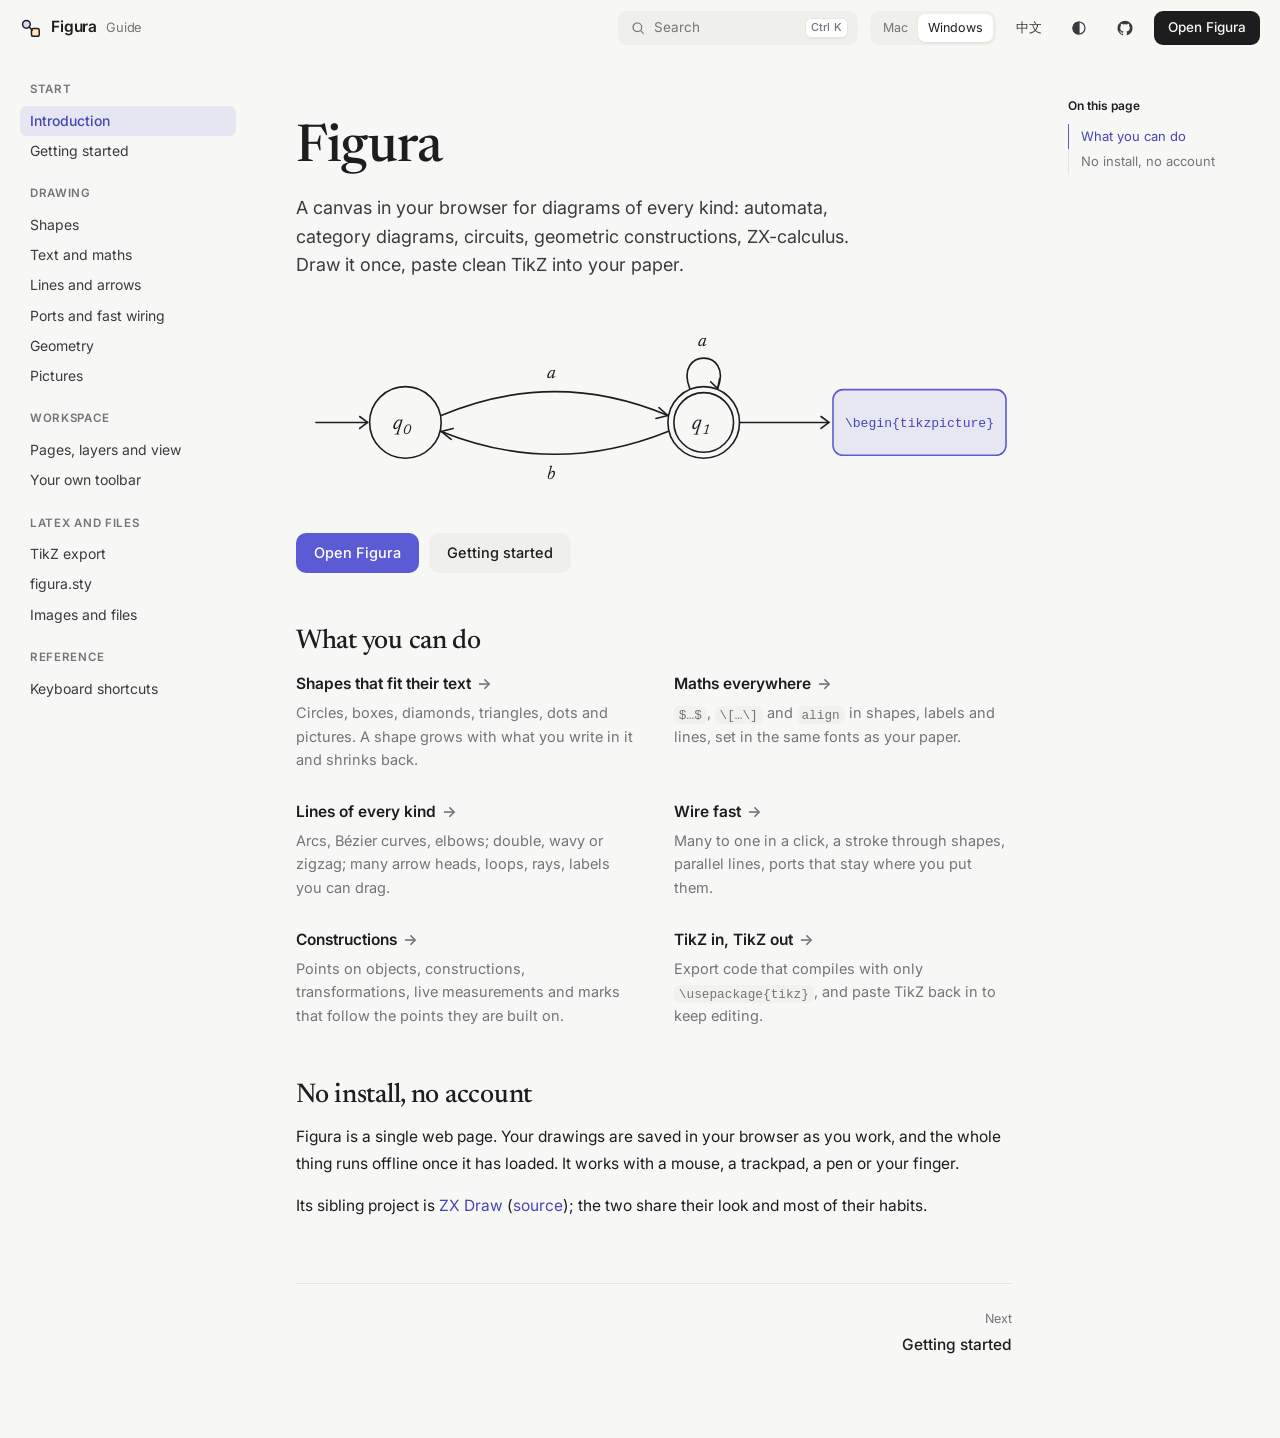
<file: docs/index.html>
<!doctype html>
<html lang="en">
<head>
<meta charset="utf-8">
<meta name="viewport" content="width=device-width, initial-scale=1, viewport-fit=cover">
<title>Figura Guide</title>
<meta name="description" content="How to use Figura: draw diagrams in the browser and export clean TikZ for LaTeX.">
<link rel="icon" href="data:image/svg+xml,%3Csvg xmlns='http://www.w3.org/2000/svg' viewBox='0 0 24 24'%3E%3Ccircle cx='7' cy='8' r='4.2' fill='%23d6d8fb' stroke='%231d1d1f' stroke-width='1.6'/%3E%3Crect x='12.5' y='12.5' width='8.5' height='8.5' rx='2' fill='%23fde2c4' stroke='%231d1d1f' stroke-width='1.6'/%3E%3Cpath d='M10 11l3.4 3.4' stroke='%231d1d1f' stroke-width='1.6' stroke-linecap='round'/%3E%3C/svg%3E">
<link rel="preconnect" href="https://fonts.googleapis.com">
<link rel="preconnect" href="https://fonts.gstatic.com" crossorigin>
<link rel="stylesheet" href="https://fonts.googleapis.com/css2?family=Inter:wght@400;500;600&family=Newsreader:opsz,wght@6..72,400;6..72,500&display=swap">
<link rel="stylesheet" href="guide.css?v=4">
</head>
<body>

<header class="top">
  <button class="icon-btn menu-btn" id="menu" aria-label="Menu"><svg viewBox="0 0 24 24" fill="none" stroke="currentColor" stroke-width="1.6" stroke-linecap="round"><path d="M4 7h16M4 12h16M4 17h16"/></svg></button>
  <a class="brand" href="#/home">
    <svg class="mark" viewBox="0 0 24 24"><circle cx="7" cy="8" r="4.2" fill="#d6d8fb" stroke="currentColor" stroke-width="1.6"/><rect x="12.5" y="12.5" width="8.5" height="8.5" rx="2" fill="#fde2c4" stroke="currentColor" stroke-width="1.6"/><path d="M10 11l3.4 3.4" stroke="currentColor" stroke-width="1.6" stroke-linecap="round"/></svg>
    Figura <small>Guide</small>
  </a>
  <div class="grow"></div>
  <button class="search-btn" id="search" aria-label="Search"><svg width="16" height="16" viewBox="0 0 24 24" fill="none" stroke="currentColor" stroke-width="1.8" stroke-linecap="round"><circle cx="11" cy="11" r="6.5"/><path d="m16 16 4 4"/></svg><span>Search</span><kbd>⌘K</kbd></button>
  <div class="plat" role="group" aria-label="Keyboard"><i></i><button data-p="mac">Mac</button><button data-p="win">Windows</button></div>
  <button class="icon-btn lang-btn" id="lang" aria-label="Language"></button>
  <button class="icon-btn" id="theme" aria-label="Theme"></button>
  <a class="icon-btn" data-repo target="_blank" rel="noopener" aria-label="GitHub"><svg viewBox="0 0 24 24" fill="currentColor"><path d="M12 2.2a10 10 0 0 0-3.16 19.49c.5.09.68-.22.68-.48v-1.7c-2.78.6-3.37-1.34-3.37-1.34-.45-1.16-1.11-1.47-1.11-1.47-.91-.62.07-.6.07-.6 1 .07 1.53 1.03 1.53 1.03.9 1.52 2.34 1.08 2.91.83.09-.65.35-1.09.63-1.34-2.22-.25-4.55-1.11-4.55-4.94 0-1.09.39-1.98 1.03-2.68-.1-.26-.45-1.27.1-2.65 0 0 .84-.27 2.75 1.02a9.5 9.5 0 0 1 5 0c1.91-1.3 2.75-1.02 2.75-1.02.55 1.38.2 2.4.1 2.65.64.7 1.03 1.59 1.03 2.68 0 3.84-2.34 4.68-4.57 4.93.36.31.68.92.68 1.85v2.75c0 .27.18.58.69.48A10 10 0 0 0 12 2.2z"/></svg></a>
  <a class="open-app" data-app target="_blank" rel="noopener">Open Figura</a>
</header>
<div class="scrim"></div>

<div class="shell">
<nav class="side" id="side" aria-label="Guide"></nav>
<main>

<!-- ================= START ================= -->
<article data-page="home" data-group="Start" data-title="Introduction">
  <div class="hero">
    <h1>Figura</h1>
    <p class="lead">A canvas in your browser for diagrams of every kind: automata, category diagrams, circuits, geometric constructions, ZX-calculus. Draw it once, paste clean TikZ into your paper.</p>
  </div>
  <div class="hero-art" aria-hidden="true">
    <svg viewBox="0 0 720 170" fill="none" stroke="currentColor" stroke-width="1.6" stroke-linecap="round" stroke-linejoin="round">
      <path class="draw" style="--l:1;--d:.1s" pathLength="1" d="M20 95h52"/>
      <path class="draw" style="--l:1;--d:.1s" pathLength="1" d="m64 89 8 6-8 6"/>
      <circle class="draw" style="--l:1;--d:.25s" pathLength="1" cx="110" cy="95" r="36"/>
      <path class="draw" style="--l:1;--d:.6s" pathLength="1" d="M146 88Q260 40 374 88"/>
      <path class="draw" style="--l:1;--d:.6s" pathLength="1" d="m365 80 9 8-12 3"/>
      <path class="draw" style="--l:1;--d:.75s" pathLength="1" d="M374 104Q260 150 146 104"/>
      <path class="draw" style="--l:1;--d:.75s" pathLength="1" d="m156 112-10-8 12-3"/>
      <circle class="draw" style="--l:1;--d:.45s" pathLength="1" cx="410" cy="95" r="36"/>
      <circle class="draw" style="--l:1;--d:.55s" pathLength="1" cx="410" cy="95" r="30"/>
      <path class="draw" style="--l:1;--d:.9s" pathLength="1" d="M396 61C380 20 440 20 424 61"/>
      <path class="draw" style="--l:1;--d:.9s" pathLength="1" d="m417 54 7 7 2-10"/>
      <rect class="draw" style="--l:1;--d:1s;stroke:var(--accent)" pathLength="1" x="540" y="62" width="174" height="66" rx="10" fill="var(--accent-soft)"/>
      <path class="draw" style="--l:1;--d:1.15s" pathLength="1" stroke-dasharray="1" d="M446 95h90"/>
      <path class="draw" style="--l:1;--d:1.15s" pathLength="1" d="m528 89 8 6-8 6"/>
      <g stroke="none" fill="currentColor" font-family="Newsreader, Georgia, serif" font-style="italic" font-size="22">
        <text class="pop" style="--d:.5s" x="98" y="102">q<tspan font-size="14" dy="5">0</tspan></text>
        <text class="pop" style="--d:.7s" x="398" y="102">q<tspan font-size="14" dy="5">1</tspan></text>
        <text class="pop" style="--d:.9s" x="252" y="50" font-size="19">a</text>
        <text class="pop" style="--d:1s" x="252" y="152" font-size="19">b</text>
        <text class="pop" style="--d:1.05s" x="404" y="18" font-size="19">a</text>
      </g>
      <text class="pop" style="--d:1.35s" x="627" y="100" text-anchor="middle" stroke="none" fill="var(--accent-ink)" font-family="ui-monospace, Menlo, monospace" font-size="13" textLength="150" lengthAdjust="spacingAndGlyphs">\begin{tikzpicture}</text>
    </svg>
  </div>
  <div class="cta">
    <a class="btn pri" data-app target="_blank" rel="noopener">Open Figura</a>
    <a class="btn sec" href="#/start">Getting started</a>
  </div>

  <h2>What you can do</h2>
  <div class="feats">
    <div class="feat"><a href="#/shapes">Shapes that fit their text</a><p>Circles, boxes, diamonds, triangles, dots and pictures. A shape grows with what you write in it and shrinks back.</p></div>
    <div class="feat"><a href="#/text">Maths everywhere</a><p><code>$…$</code>, <code>\[…\]</code> and <code>align</code> in shapes, labels and lines, set in the same fonts as your paper.</p></div>
    <div class="feat"><a href="#/lines">Lines of every kind</a><p>Arcs, Bézier curves, elbows; double, wavy or zigzag; many arrow heads, loops, rays, labels you can drag.</p></div>
    <div class="feat"><a href="#/wiring">Wire fast</a><p>Many to one in a click, a stroke through shapes, parallel lines, ports that stay where you put them.</p></div>
    <div class="feat"><a href="#/geometry">Constructions</a><p>Points on objects, constructions, transformations, live measurements and marks that follow the points they are built on.</p></div>
    <div class="feat"><a href="#/tikz">TikZ in, TikZ out</a><p>Export code that compiles with only <code>\usepackage{tikz}</code>, and paste TikZ back in to keep editing.</p></div>
  </div>

  <h2>No install, no account</h2>
  <p>Figura is a single web page. Your drawings are saved in your browser as you work, and the whole thing runs offline once it has loaded. It works with a mouse, a trackpad, a pen or your finger.</p>
  <p>Its sibling project is <a href="https://zx-calculus.netlify.app/" target="_blank" rel="noopener">ZX Draw</a> (<a href="https://github.com/zhoujasper/ZX-Draw" target="_blank" rel="noopener">source</a>); the two share their look and most of their habits.</p>
</article>

<article data-page="start" data-group="Start" data-title="Getting started">
  <h1>Getting started</h1>
  <p class="lead">Your first diagram in a minute, and a map of the screen.</p>

  <h2>Your first diagram</h2>
  <ol class="steps">
    <li>Press <kbd>O</kbd> and click the canvas twice, some way apart. You now have two circles.</li>
    <li>Double-click each circle and type <code>$q_0$</code> and <code>$q_1$</code>. Press <kbd>Esc</kbd> or click away when done.</li>
    <li>Press <kbd>E</kbd> for the connector, then drag from one circle to the other. Double-click the line and type its label.</li>
    <li>Press <kbd>Mod</kbd> <kbd>S</kbd>, keep the <strong>TikZ</strong> tab and press <strong>Copy</strong>. Paste it into your <code>.tex</code> file.</li>
  </ol>

  <h2>The screen</h2>
  <div class="tbl"><table>
    <tr><th>Part</th><th>What it does</th></tr>
    <tr><td>Toolbar</td><td>The tools, in the dock at the bottom. Drag its grip to put it on the left or right; double-click the grip to cycle.</td></tr>
    <tr><td>Tool row</td><td>Picking a tool springs a small row out of the toolbar with that tool's options: fill, border, arrow heads, sizes.</td></tr>
    <tr><td>Style bar</td><td>Click an object that is already selected (or right-click it) and a two-row bar opens above it: colours, borders, text, layers, alignment.</td></tr>
    <tr><td>Pages</td><td>Tabs along the top. Each page has its own drawing, view and lock.</td></tr>
    <tr><td>Top right</td><td>Grid switch, open / export, settings, help.</td></tr>
    <tr><td>Bottom corners</td><td>Lock and zoom on one side, the minimap on the other.</td></tr>
  </table></div>

  <h2>Moving around</h2>
  <div class="demos"><figure data-demo="hand"><figcaption>Pan</figcaption></figure><figure data-demo="zoom"><figcaption>Zoom</figcaption></figure></div>
  <ul>
    <li><strong>Pan</strong>: hold <kbd>Space</kbd> and drag, use the hand tool <kbd>H</kbd>, or scroll with two fingers.</li>
    <li><strong>Zoom</strong>: <kbd>Mod</kbd> + scroll, pinch, or <kbd>=</kbd> and <kbd>−</kbd>. <kbd>F</kbd> fits everything on screen.</li>
    <li><strong>Minimap</strong>: click or drag in it to jump.</li>
  </ul>

  <h2>Selecting</h2>
  <div class="demos one"><figure data-demo="select"></figure></div>
  <ul>
    <li>Click to select, <kbd>Shift</kbd>-click to add, drag on empty canvas for a box.</li>
    <li>Press <kbd>V</kbd> again to switch the box to a <strong>lasso</strong>; hold <kbd>Alt</kbd> while dragging to flip it for one go.</li>
    <li><kbd>Mod</kbd> <kbd>A</kbd> selects everything on the page.</li>
  </ul>

  <h2>On a phone</h2>
  <p>The toolbar sits at the bottom and panels open as sheets. Tap to select, drag to move, pinch to zoom, and press and hold anywhere for the menu that a right-click gives on a computer.</p>

  <p class="note">Press <kbd>?</kbd> in Figura at any time for the built-in guide, with a looping demo for every gesture.</p>

  <p>The app speaks English and Chinese: Settings → Language. Help → Full guide opens this guide in the same language.</p>
</article>

<!-- ================= DRAWING ================= -->
<article data-page="shapes" data-group="Drawing" data-title="Shapes">
  <h1>Shapes</h1>
  <p class="lead">Circles, boxes, triangles, diamonds and dots, drawn like in any design tool.</p>

  <h2>Drawing a shape</h2>
  <div class="demos"><figure data-demo="shapes"><figcaption>Click or drag</figcaption></figure><figure data-demo="prop"><figcaption><kbd>Shift</kbd> in proportion</figcaption></figure><figure data-demo="centre"><figcaption><kbd>Alt</kbd> from the centre</figcaption></figure><figure data-demo="spmove"><figcaption><kbd>Space</kbd> move while drawing</figcaption></figure></div>
  <div class="tbl"><table>
    <tr><th>Tool</th><th>Key</th></tr>
    <tr><td>Circle</td><td><kbd>O</kbd></td></tr>
    <tr><td>Box</td><td><kbd>R</kbd></td></tr>
    <tr><td>Triangle</td><td><kbd>Y</kbd></td></tr>
    <tr><td>Diamond</td><td><kbd>D</kbd></td></tr>
    <tr><td>Dot</td><td><kbd>P</kbd></td></tr>
  </table></div>
  <p>Click to place a shape at its default size, or drag to draw its box. While dragging:</p>
  <ul>
    <li><kbd>Shift</kbd> keeps it in proportion: a square, a round circle, a square diamond, an equilateral triangle.</li>
    <li><kbd>Alt</kbd> draws from the centre outward.</li>
    <li><kbd>Space</kbd> lets you move the shape before letting go.</li>
  </ul>
  <p>A new shape takes the look you last used for that kind, so a row of states needs no restyling.</p>

  <h2>Resize and rotate</h2>
  <div class="demos one"><figure data-demo="rotate"></figure></div>
  <p>A selected shape shows eight handles and a rotate knob. <kbd>Shift</kbd> keeps proportions while resizing, <kbd>Alt</kbd> resizes around the centre. Rotation is drawn softly to multiples of 15°; with <kbd>Shift</kbd> it steps. <kbd>[</kbd> and <kbd>]</kbd> rotate by 15°.</p>

  <h2>Fill and border</h2>
  <p>The tool row sets the look of new shapes, the style bar changes selected ones. Both offer:</p>
  <ul>
    <li><strong>Fill</strong>: quick colours, none, or any colour from the picker (square, wheel or sliders; type <code>#hex</code>, <code>rgb()</code>, <code>hsl()</code> or a CSS name).</li>
    <li><strong>Border</strong>: width, solid / dashed / dotted, double, colour or none.</li>
    <li><strong>Corners</strong>: rounded boxes with an exact radius.</li>
    <li><strong>Triangle direction</strong> and <strong>diamond shape</strong> (square, wide, tall).</li>
  </ul>
  <p class="note">Right-click any quick colour, width or style preset to edit, move or remove it. The <strong>+</strong> at the end of a row keeps the current look as a new preset.</p>

  <h2>Dots</h2>
  <div class="demos one"><figure data-demo="dot"></figure></div>
  <p>Dots are small filled circles for graph vertices and geometry. Click to place one, snapped to the grid. Their sizes are presets in the tool row; a selected dot has an exact size stepper.</p>

  <h2>Moving and copying</h2>
  <div class="demos"><figure data-demo="dup"><figcaption><kbd>Alt</kbd> + drag: copy</figcaption></figure><figure data-demo="swap"><figcaption><kbd>W</kbd> swap two shapes</figcaption></figure></div>
  <ul>
    <li>Drag to move. On the grid the shape's centre snaps; in free mode guides show when edges and centres line up.</li>
    <li><kbd>Alt</kbd> + drag leaves a copy behind. <kbd>Mod</kbd> <kbd>D</kbd> duplicates.</li>
    <li>Arrow keys nudge. <kbd>W</kbd> swaps two selected shapes, each taking over the other's lines.</li>
  </ul>

  <h2>Logic gates</h2>
  <p>The gate tool (<kbd>A</kbd>) draws AND, NAND, OR, NOR, XOR, XNOR, NOT, a buffer and an inverted-input buffer; pick the type in its bar. Gates work like any shape: lines land on their input and output leads, and they export to TikZ.</p>
</article>

<article data-page="text" data-group="Drawing" data-title="Text and maths">
  <h1>Text and maths</h1>
  <p class="lead">Write inside shapes, beside them, on lines or anywhere on the canvas, with LaTeX maths.</p>

  <h2>Writing</h2>
  <ul>
    <li><strong>In a shape</strong>: double-click it, or select it and press <kbd>Enter</kbd>. The shape grows to fit.</li>
    <li><strong>On the canvas</strong>: double-click empty space, or use the text tool <kbd>T</kbd>. Text left empty is removed.</li>
    <li><strong>Formatting</strong>: <kbd>Mod</kbd> <kbd>B</kbd>, <kbd>I</kbd>, <kbd>U</kbd>; size and colour in the style bar; vertical text in the text panel.</li>
  </ul>

  <h2>Maths</h2>
  <div class="demos one"><figure data-demo="text"></figure></div>
  <p>Anything between dollars is typeset with KaTeX on the canvas and in the same fonts as LaTeX on export.</p>
  <div class="tbl"><table>
    <tr><th>Write</th><th>For</th></tr>
    <tr><td><code>$x^2$</code> or <code>\(x^2\)</code></td><td>Inline maths</td></tr>
    <tr><td><code>$$…$$</code> or <code>\[…\]</code></td><td>Display maths</td></tr>
    <tr><td><code>\begin{align}…\end{align}</code></td><td>Aligned lines (also <code>gather</code>, <code>equation</code>)</td></tr>
  </table></div>
  <p>Letters such as π or → typed directly are turned into <code>\pi</code> and <code>\to</code> in the export, so pdflatex never chokes on them.</p>

  <h2>Labels outside a shape</h2>
  <p>Double-click just outside a shape's side to write a label there, or use the label button in the style bar. Drag a label around the shape to any angle; it settles on the middle of a side when close. The angle is kept in the TikZ export.</p>

  <h2>Labels on lines</h2>
  <p>Double-click a line where the label should go. Drag the label along the line (it snaps to the middle) or across it to put it on one side, on the line, or on the other side.</p>
</article>

<article data-page="lines" data-group="Drawing" data-title="Lines and arrows">
  <h1>Lines and arrows</h1>
  <p class="lead">The connector <kbd>E</kbd> draws lines between shapes, from shapes to empty space, or between two free points.</p>

  <h2>Drawing a line</h2>
  <div class="demos one"><figure data-demo="wire"></figure></div>
  <ul>
    <li><strong>Drag</strong> from a shape to another shape, or into empty space for a loose end.</li>
    <li><strong>Click, click</strong>: click a shape or a spot, then a second one. The same shape twice makes a self-loop.</li>
    <li><strong>Hover dots</strong>: with the select tool, hovering a shape shows small dots on its sides. Drag one to start a line; drop it on empty canvas, or just click it, to make a connected copy of the shape.</li>
  </ul>

  <h2>Paths</h2>
  <div class="demos one"><figure data-demo="route"></figure></div>
  <div class="fig">
    <figure><svg viewBox="0 0 76 48" fill="none" stroke="currentColor" stroke-width="1.5" stroke-linecap="round"><path d="M8 40Q38 0 68 40"/></svg>Arc</figure>
    <figure><svg viewBox="0 0 76 48" fill="none" stroke="currentColor" stroke-width="1.5" stroke-linecap="round"><path d="M8 42C14 4 62 44 68 6"/></svg>Bézier</figure>
    <figure><svg viewBox="0 0 76 48" fill="none" stroke="currentColor" stroke-width="1.5" stroke-linecap="round"><path d="M8 42C38 42 38 6 68 6"/></svg>S-curve</figure>
    <figure><svg viewBox="0 0 76 48" fill="none" stroke="currentColor" stroke-width="1.5" stroke-linecap="round" stroke-linejoin="round"><path d="M8 42H38V6H68"/></svg>Elbow</figure>
    <figure><svg viewBox="0 0 76 48" fill="none" stroke="currentColor" stroke-width="1.5" stroke-linecap="round"><path d="M8 42H30a8 8 0 0 0 8-8V14a8 8 0 0 1 8-8h22"/></svg>Rounded elbow</figure>
  </div>
  <p>Select a line to see its handles: drag the middle of an arc to bend it, the two square handles of a Bézier, or the step of an elbow. <strong>Straighten</strong> and <strong>Reverse</strong> are in the style bar.</p>

  <h2>Line styles</h2>
  <div class="fig">
    <figure><svg viewBox="0 0 76 48" fill="none" stroke="currentColor" stroke-width="1.5" stroke-linecap="round"><path d="M8 24h60"/></svg>Plain</figure>
    <figure><svg viewBox="0 0 76 48" fill="none" stroke="currentColor" stroke-width="1.5"><path d="M8 24h60" stroke-dasharray="6 4"/></svg>Dashed</figure>
    <figure><svg viewBox="0 0 76 48" fill="none" stroke="currentColor" stroke-width="1.5"><path d="M8 21h60M8 27h60"/></svg>Double</figure>
    <figure><svg viewBox="0 0 76 48" fill="none" stroke="currentColor" stroke-width="1.5" stroke-linecap="round"><path d="M8 24c3-7 6-7 9 0s6 7 9 0 6-7 9 0 6 7 9 0 6-7 9 0 6 7 9 0h6"/></svg>Wave</figure>
    <figure><svg viewBox="0 0 76 48" fill="none" stroke="currentColor" stroke-width="1.5" stroke-linejoin="round"><path d="M8 24l4.5-6 9 12 9-12 9 12 9-12 9 12 4.5-6h6"/></svg>Zigzag</figure>
  </div>
  <p>Any style goes with any path and any arrow head. Width, dash pattern and colour have editable presets like the shape styles.</p>

  <h2>Arrow heads</h2>
  <div class="demos one"><figure data-demo="ray"></figure></div>
  <p>Each end has its own head: none, arrow, filled, open triangle, double, dot, open dot, bar, hook or ray. The tool row offers common pairs (arrow, both ways, inheritance, maps-to, …); the ⋯ button opens every head for each end.</p>
  <p>A <strong>ray</strong> end runs on past its point; on the canvas it goes to the edge, in exports it fades out after one grid step.</p>

  <h2>Self-loops</h2>
  <p>Click the same shape twice with the connector. Figura picks a free side; drag the loop round the shape to move it.</p>

  <h2>Moving a line's ends</h2>
  <div class="demos one"><figure data-demo="ports"></figure></div>
  <p>With a shape selected, a dot sits where each of its lines meets it. Drag a dot along the outline, onto another shape, or off into empty space to free that end.</p>
</article>

<article data-page="wiring" data-group="Drawing" data-title="Ports and fast wiring">
  <h1>Ports and fast wiring</h1>
  <p class="lead">Line ends that stay put, and ways to draw many lines at once.</p>

  <h2>Ports</h2>
  <div class="demos one"><figure data-demo="ports"></figure></div>
  <p>Every line end on a box, triangle or diamond sits on a <strong>side</strong> and stays there when shapes move. Ends on one side spread out evenly, and a side that gets crowded makes the shape grow. Diamonds wire to their corners.</p>
  <p>Right-click a shape to choose how its ports are laid out: <strong>evenly</strong>, <strong>packed to the ends</strong> of each side, or <strong>all in the middle</strong>.</p>

  <h3>Along the line</h3>
  <p>Circles work the other way by default: lines aim at the centre and meet the outline where they cross it, as you expect in an automaton. Each shape can be switched in the style bar or its menu (<em>Lines meet</em>): along the line, or fixed ports.</p>

  <h2>Many to one</h2>
  <div class="demos one"><figure data-demo="fan"></figure></div>
  <ol class="steps">
    <li>Select two or more shapes.</li>
    <li>Pick the connector and click the target. Every selected shape is wired to it.</li>
  </ol>
  <ul>
    <li><kbd>Shift</kbd> + click keeps the sources selected for the next target.</li>
    <li><kbd>Mod</kbd> + click adds or removes a source.</li>
    <li>Holding <kbd>S</kbd> in the select tool turns on the connector until you let go, with the selection as sources; one shape is enough.</li>
  </ul>

  <h2>Chains and parallel lines</h2>
  <div class="demos"><figure data-demo="chain"><figcaption>Drag through</figcaption></figure><figure data-demo="par"><figcaption>Hold <kbd>P</kbd></figcaption></figure><figure data-demo="rdrag"><figcaption>Right-drag</figcaption></figure></div>
  <ul>
    <li><strong>Drag through</strong> several shapes with the connector: they are wired in the order you pass them.</li>
    <li><strong>Hold <kbd>P</kbd></strong> with shapes selected and click a target: parallel lines, each source to the shape at the same offset. A quick tap of <kbd>P</kbd> is still the dot tool.</li>
    <li><strong>Right-drag</strong> in the connector box-selects, so you can pick sources without switching tools.</li>
  </ul>

  <h2>Seeing connections</h2>
  <div class="demos one"><figure data-demo="nb"></figure></div>
  <p>Hold <kbd>Mod</kbd> for a moment with shapes selected: the shapes wired to each one pulse, one colour per selected shape.</p>

  <h2>Deleting a shape in a wire</h2>
  <p>Delete a shape that has exactly two lines and they join into one, keeping the direction. A new straight line bends just enough to miss shapes in its way.</p>

  <p>Holding <kbd>S</kbd> (connect) or <kbd>P</kbd> (parallel lines) with shapes selected works in the shape, dot and text tools too; you are back in that tool when you let go.</p>
</article>

<article data-page="geometry" data-group="Drawing" data-title="Geometry">
  <h1>Geometry</h1>
  <p class="lead">Constructions that stay true, in the spirit of a dynamic geometry program: move a point and everything built on it follows.</p>

  <h2>Points</h2>
  <div class="demos one"><figure data-demo="onpt"></figure></div>
  <p>With the Dot tool (<kbd>P</kbd>), click empty canvas for a free point, a line or circle for a point that stays on it, or the spot where two of them cross for their intersection. A point on an object slides along it when dragged. Turn on <strong>Name new points</strong> in Settings to label new points A, B, C…; <strong>Name the points</strong> in the menu labels the selected ones.</p>

  <p>Click the loose end of a line (or where several loose ends meet) and the new point becomes that end, so the corner is a real vertex. In the <b>Geometry</b> toolbar layout (Settings → Toolbar) segments, rays and lines always end in points.</p>

  <h2>Constructions</h2>
  <div class="demos one"><figure data-demo="construct"></figure></div>
  <p>Select the objects (in order, with <kbd>Shift</kbd>, where order matters), then right-click, use the compass button in the style bar, or press a key. The menu lists only what the selection allows.</p>
  <div class="tbl"><table>
    <tr><th>Key</th><th>Builds</th><th>From</th></tr>
    <tr><td></td><td>Segment · ray · line</td><td>two points (3+ points: closed segments)</td></tr>
    <tr><td><kbd>M</kbd></td><td>Midpoint</td><td>a line, or two points</td></tr>
    <tr><td></td><td>Centroid · orthocentre · circumcentre · incentre · circumcircle</td><td>a triangle: three points, or box-select it with its sides</td></tr>
    <tr><td></td><td>Midpoints of the sides</td><td>two or more segments</td></tr>
    <tr><td><kbd>B</kbd></td><td>Perpendicular bisector</td><td>a line, or two points</td></tr>
    <tr><td><kbd>J</kbd></td><td>Perpendicular line</td><td>a point and a line</td></tr>
    <tr><td><kbd>N</kbd></td><td>Parallel line</td><td>a point and a line</td></tr>
    <tr><td></td><td>Foot of the perpendicular</td><td>a point and a line</td></tr>
    <tr><td></td><td>Angle bisector</td><td>three points, vertex second</td></tr>
    <tr><td><kbd>X</kbd></td><td>Intersection</td><td>two lines, a line and a circle, or two circles</td></tr>
    <tr><td></td><td>Circle by centre and point · through three points</td><td>two points · three points</td></tr>
    <tr><td></td><td>Arc on a circle · through three points</td><td>centre, start, end · three points</td></tr>
    <tr><td></td><td>Tangents</td><td>a point and a circle</td></tr>
    <tr><td></td><td>Polygon interior</td><td>three or more points</td></tr>
    <tr><td><kbd>Q</kbd></td><td>Centre</td><td>a shape</td></tr>
  </table></div>
  <p>Lines and rays built this way run on forever. Built objects cannot be dragged (points on objects can slide); they fade out when their objects stop meeting. <strong>Make free</strong> cuts the tie. Deleting an object deletes what was built on it. Every key can be set in Shortcuts.</p>

  <h2>Transformations</h2>
  <div class="demos one"><figure data-demo="xform"></figure></div>
  <p>First mark what the transformation needs: a point → <strong>Mark as centre</strong>, a line → <strong>Mark as mirror</strong>, two points → <strong>Mark vector</strong>. Marks show dashed. Then select shapes, points and lines and pick <strong>Rotate…</strong> (degrees, counter-clockwise), <strong>Dilate…</strong> (a factor such as 2, ½ or −1), <strong>Reflect</strong> or <strong>Translate</strong>. The image keeps the look of the original, names get a prime (A → A′), and it follows the original. A point and one line selected together reflect without marking (<kbd>U</kbd>).</p>

  <h2>Measure and mark</h2>
  <div class="demos one"><figure data-demo="measure"></figure></div>
  <div class="tbl"><table>
    <tr><th>Select</th><th>Measure</th></tr>
    <tr><td>two points</td><td>Distance</td></tr>
    <tr><td>a line</td><td>Length · slope</td></tr>
    <tr><td>three points, vertex second</td><td>Angle</td></tr>
    <tr><td>a circle</td><td>Radius · circumference · area</td></tr>
    <tr><td>a polygon interior</td><td>Area · perimeter</td></tr>
    <tr><td>a point</td><td>Coordinates (grid steps, y up)</td></tr>
  </table></div>
  <p>A measurement is a text that updates as you drag, and can be moved anywhere. Lengths are in cm as they come out in LaTeX. Marks: three points (or two lines sharing an end) → <strong>Angle mark</strong> or <strong>Right-angle mark</strong>; a selected mark switches between one, two or three arcs and the square. Selected segments get <strong>Equal marks</strong>: one, two or three ticks.</p>

  <h2>Compass</h2>
  <div class="demos one"><figure data-demo="compass"></figure></div>
  <p>Press <kbd>C</kbd>. Press on a centre and drag out the radius, or click the centre and then a point on the circle. A circle built on shapes follows them.</p>

  <h2>In LaTeX</h2>
  <p>Polygon interiors become <code>\fill</code> paths with opacity, arcs and angle marks Bézier curves, ticks short strokes, and endless lines rays that fade out. Measurements export as the text they show.</p>

  <h2>Grid</h2>
  <p>The switch at the top (or <kbd>G</kbd>) cycles dots → half steps → free. Turning the grid on offers to snap everything that is off it in one step.</p>

  <p>A right-angle mark shows its small square only while the angle is exactly 90°; at any other angle it becomes a round arc. Dragging a point, its lines pull to 15° steps (15°, 30°, 45°, 60° …) from the horizontal and from the other lines at their far end; hold <kbd>Shift</kbd> to place freely.</p>
</article>

<article data-page="pictures" data-group="Drawing" data-title="Pictures">
  <h1>Pictures</h1>
  <p class="lead">Put images on the canvas or inside shapes.</p>
  <ul>
    <li><strong>Add</strong>: the picture tool <kbd>I</kbd>, paste an image, or drop a file on the canvas.</li>
    <li><strong>Fill a shape</strong>: drop a picture onto it, or use the picture button in its style bar.</li>
    <li><strong>Crop</strong>: on a picture the handles move the frame while the image stays put, and dragging moves the image inside. In a shape, drag to move it and scroll to zoom; it always covers the shape.</li>
  </ul>
  <p>Large images are scaled down to 1800 px. In the TikZ export each picture becomes an <code>\includegraphics</code> with a cropped PNG you download from the export window.</p>
</article>

<!-- ================= WORKSPACE ================= -->
<article data-page="pages" data-group="Workspace" data-title="Pages, layers and view">
  <h1>Pages, layers and view</h1>
  <p class="lead">Organise many diagrams and present them.</p>

  <h2>Pages</h2>
  <ul>
    <li>The <strong>+</strong> beside the tabs adds a page. Double-click a tab to rename it; right-click for duplicate, move and close.</li>
    <li>Every page is saved in your browser automatically.</li>
  </ul>

  <h2>Lock</h2>
  <p>The lock beside the zoom bar (<kbd>K</kbd>) freezes a page: dragging only pans and nothing can be edited. Handy while presenting.</p>

  <h2>Layers and alignment</h2>
  <div class="tbl"><table>
    <tr><th>Shortcut</th><th>Action</th></tr>
    <tr><td><kbd>Mod</kbd> <kbd>]</kbd></td><td>Bring forward</td></tr>
    <tr><td><kbd>Mod</kbd> <kbd>[</kbd></td><td>Send backward</td></tr>
    <tr><td><kbd>Shift</kbd> <kbd>Mod</kbd> <kbd>]</kbd></td><td>Bring to front</td></tr>
    <tr><td><kbd>Shift</kbd> <kbd>Mod</kbd> <kbd>[</kbd></td><td>Send to back</td></tr>
  </table></div>
  <p>With several shapes selected the style bar aligns them (left, centre, right, top, middle, bottom) and spaces three or more evenly.</p>

  <h2>Laser pointer</h2>
  <div class="demos one"><figure data-demo="laser"></figure></div>
  <p>Press <kbd>L</kbd> to point at things while you share your screen. <strong>Dot</strong> is a glowing pointer; <strong>Line</strong> leaves a trail that fades. Click the tool again to switch.</p>
</article>

<article data-page="toolbar" data-group="Workspace" data-title="Your own toolbar">
  <h1>Your own toolbar</h1>
  <p class="lead">Keep the tools you use and add buttons that draw exactly what you need.</p>

  <h2>Layouts</h2>
  <p>Figura comes with three toolbars, chosen in Settings or by right-clicking the toolbar:</p>
  <div class="tbl"><table>
    <tr><th>Layout</th><th>Holds</th></tr>
    <tr><td>General</td><td>Every built-in tool.</td></tr>
    <tr><td>ZX-calculus</td><td>Z and X spiders, Hadamard box, wire points, boxes, wires and Hadamard edges.</td></tr>
    <tr><td>Category theory</td><td>Objects, arrows, mono ↪, epi ↠, dashed, maps-to ↦, 2-cells ⇒ and equals.</td></tr>
  </table></div>
  <p>Changing a built-in layout makes your own copy, so the original is always there.</p>

  <h2>Own buttons</h2>
  <p>A button stores a whole look: a shape with its fill, border, size and starting text, or a line with its heads, dashes and colour. Give it a key and it beats the built-in one while the layout is on.</p>
  <ol class="steps">
    <li>Style a shape or line the way you like and select it.</li>
    <li>Right-click the toolbar and pick <strong>Add the selected look as a button</strong>.</li>
    <li>Click the new button again (while it is active) to rename it, give it a key or fine-tune it.</li>
  </ol>

  <h2>The editor</h2>
  <p><strong>Customize</strong> opens the editor: drag buttons to reorder, pull one off the strip to hide it, drag new ones in from the row below. A built-in tool shows the parts of its tool row, which you can hide or reorder too.</p>

  <h2>Sharing</h2>
  <p>Export a layout as a <code>.figtool</code> file and import it on another computer, or send it to a co-author. Importing never overwrites your own layouts.</p>

  <h2>Reordering anything</h2>
  <p>Hold <kbd>Mod</kbd> and drag any toolbar button, top-bar button, option row or quick colour to reorder it. The order is remembered.</p>

  <h2>Shortcuts</h2>
  <p>Open help (<kbd>?</kbd>) → <strong>Shortcuts</strong>, click an action and press a key. A key already in use swaps over.</p>
</article>

<!-- ================= LATEX & FILES ================= -->
<article data-page="tikz" data-group="LaTeX and files" data-title="TikZ export">
  <h1>TikZ export</h1>
  <p class="lead">Plain TikZ that compiles with nothing but <code>\usepackage{tikz}</code>.</p>

  <h2>Exporting</h2>
  <ol class="steps">
    <li>Press <kbd>Mod</kbd> <kbd>S</kbd> (or the export button) and stay on the <strong>TikZ</strong> tab.</li>
    <li>Choose <strong>Whole page</strong> or <strong>Selection</strong>.</li>
    <li><strong>Copy</strong>, or download a <code>.tex</code> file. If the drawing has pictures, download them too.</li>
  </ol>
  <p class="note"><kbd>Mod</kbd> <kbd>C</kbd> on a selection also puts its TikZ on your clipboard, ready to paste into your editor.</p>

  <h2>In your document</h2>
  <p>The export starts with a <code>\usetikzlibrary</code> line naming only the libraries it needs, so the pasted block works as it is:</p>
<pre><code class="tex">\documentclass{article}
\usepackage{tikz}
\usepackage{amsmath} % if your labels use align and friends

\begin{document}
% paste the exported block here
\end{document}</code></pre>
  <p>An exported picture looks like this:</p>
<pre><code class="tex">% Figura · needs \usepackage{tikz} \usetikzlibrary{arrows.meta}
\usetikzlibrary{arrows.meta}
\begin{tikzpicture}[
  x=0.66667pt,
  y=-0.66667pt,
  oval/.style={…},
  link/.style={…}]
  \definecolor{fgInk}{HTML}{1D1D1F}
  \node[oval] (a) at (0,0) {$q_0$};
  \node[oval] (b) at (160,0) {$q_1$};
  \draw[link] (a) to[bend left=20] node[lab] {$a$} (b);
  ...
\end{tikzpicture}</code></pre>
  <p>The first line says what the block needs. Options shared by several shapes or lines are pulled into short styles at the top (<code>oval</code>, <code>box</code>, <code>link</code>, <code>lab</code>…), colours are defined once by name, and shapes are real TikZ nodes, so the code stays easy to tweak by hand. One canvas pixel is ⅔ pt and y points down, as on screen.</p>

  <h2>Back into Figura</h2>
  <p>Paste TikZ onto the canvas, or open a <code>.tex</code> file, and Figura reads it back: nodes, lines, bends, loops, labels, arrow tips, colours (<code>red!30</code>, <code>rgb</code>, <code>\definecolor</code>) and styles from <code>\tikzset</code>. Code that Figura wrote comes back exactly as it was.</p>

  <p>The TikZ export draws every line exactly as the canvas does: the short legs at ports, elbows, loops, double, wavy and zigzag lines, every arrow head and tick. The compiled picture matches the image export. A first comment line holds the drawing itself, so importing the code gives back the same shapes and lines.</p>
</article>

<article data-page="sty" data-group="LaTeX and files" data-title="figura.sty">
  <h1>figura.sty</h1>
  <p class="lead">A short style file for documents with many diagrams, or for writing them by hand.</p>

  <h2>Setup</h2>
  <p>Download <code>figura.sty</code> from the export window (or the repository) and put it next to your <code>.tex</code> file. The download also defines your own quick colours.</p>
<pre><code class="tex">\usepackage{figura}

\begin{figura}            % 1 unit = 1 canvas pixel, y points down
  \node[fg box, fill=fgRose] (a) at (0,0)   {Hello};
  \node[fg circle]           (b) at (160,0) {$q_0$};
  \draw[fg line, ->] (a) -- node[fg label] {$f$} (b);
  \draw[fg line, ->] (b) to[loop at=90] (b);
\end{figura}</code></pre>
  <p>Choose the <strong>figura.sty</strong> tab in the export window to get this shorter form.</p>

  <h2>Keys</h2>
  <div class="tbl"><table>
    <tr><th>Group</th><th>Keys</th></tr>
    <tr><td>Shapes</td><td><code>fg box</code>, <code>fg circle</code>, <code>fg diamond</code>, <code>fg triangle</code> (+ <code>points down/left/right</code>), <code>fg dot</code> or <code>fg dot=5</code>, <code>fg text</code>, <code>fg image</code></td></tr>
    <tr><td>Size</td><td><code>w=80</code>, <code>h=40</code>, <code>r=6</code> (corner radius), <code>size=18</code>, <code>bold</code>, <code>italic</code>, <code>\fgvert{…}</code></td></tr>
    <tr><td>Border</td><td><code>draw=fgBlue</code>, <code>lw=2.5</code>, <code>dashed</code>, <code>dotted</code>, <code>dashes={on}{off}</code>, <code>double border</code>, <code>draw=none</code></td></tr>
    <tr><td>Colours</td><td><code>fill=fgSky</code>, <code>text=fgRed</code>, or any hex: <code>fill hex=A04070</code>, <code>draw hex=…</code>, <code>text hex=…</code></td></tr>
    <tr><td>Lines</td><td><code>fg line</code> + <code>-></code>, <code>&lt;-></code>, <code>-{Triangle}</code>, <code>->></code>, <code>-{Circle}</code>, <code>-|</code>, <code>-{Hooks[right]}</code>; <code>bend left=20</code>, <code>loop at=90</code>, <code>wave</code>, <code>zigzag</code>, <code>double line</code></td></tr>
    <tr><td>Labels</td><td><code>node[fg label]</code>, <code>node[fg label, swap]</code>, <code>node[fg label on]</code>, <code>pos=0.3</code>; outside a shape <code>label={[fg olabel]above:{…}}</code></td></tr>
    <tr><td>Options</td><td><code>\begin{figura}[scale=1.2]</code>, <code>[unit=0.5pt]</code>, <code>[baseline=north]</code></td></tr>
  </table></div>

  <h2>Colours</h2>
  <p>Fills: <code>fgRose</code>, <code>fgPeach</code>, <code>fgSand</code>, <code>fgMint</code>, <code>fgSky</code>, <code>fgLilac</code>, <code>fgStone</code>. Inks: <code>fgInk</code>, <code>fgGrey</code>, <code>fgRed</code>, <code>fgOrange</code>, <code>fgGreen</code>, <code>fgBlue</code>, <code>fgViolet</code>, <code>fgPink</code>, and the rest of Figura's palette.</p>
</article>

<article data-page="files" data-group="LaTeX and files" data-title="Images and files">
  <h1>Images and files</h1>
  <p class="lead">Everything the export window and the folder button can do.</p>

  <h2>Export window</h2>
  <div class="tbl"><table>
    <tr><th>Tab</th><th>Gives</th></tr>
    <tr><td>TikZ</td><td>Plain TikZ, copy or <code>.tex</code>. See <a href="#/tikz">TikZ export</a>.</td></tr>
    <tr><td>figura.sty</td><td>Shorter code for documents that load <a href="#/sty">figura.sty</a>.</td></tr>
    <tr><td>Image</td><td>PNG (with scale) or SVG, whole page or selection, transparent or white. Maths is set in the TeX fonts.</td></tr>
    <tr><td>File</td><td>A <code>.figura</code> file with every page, or just some.</td></tr>
  </table></div>

  <h2>Opening</h2>
  <p><kbd>Mod</kbd> <kbd>O</kbd> or the folder button opens <code>.figura</code>, <code>.tex</code> and <code>.figtool</code> files. Opened pages are added beside the ones you have, never replacing them. You can also drop a file on the window.</p>

  <h2>Where your work lives</h2>
  <p>Pages are saved in this browser as you go. To move to another computer or browser, or to keep a backup, export a <code>.figura</code> file.</p>
  <p class="note warn">Clearing the browser's site data removes the saved pages. Keep a <code>.figura</code> file of anything that matters.</p>
</article>

<!-- ================= REFERENCE ================= -->
<article data-page="keys" data-group="Reference" data-title="Keyboard shortcuts">
  <h1>Keyboard shortcuts</h1>
  <p class="lead">The defaults. Every single-key shortcut can be changed in Help → Shortcuts.</p>

  <h2>Tools</h2>
  <div class="tbl"><table>
    <tr><th>Key</th><th>Tool</th></tr>
    <tr><td><kbd>V</kbd></td><td>Select · again: box ↔ lasso</td></tr>
    <tr><td><kbd>H</kbd></td><td>Hand (or hold <kbd>Space</kbd>)</td></tr>
    <tr><td><kbd>O</kbd></td><td>Circle</td></tr>
    <tr><td><kbd>R</kbd></td><td>Box</td></tr>
    <tr><td><kbd>Y</kbd></td><td>Triangle</td></tr>
    <tr><td><kbd>D</kbd></td><td>Diamond</td></tr>
    <tr><td><kbd>P</kbd></td><td>Dot · hold with shapes selected: parallel lines</td></tr>
    <tr><td><kbd>T</kbd></td><td>Text (or double-click the canvas)</td></tr>
    <tr><td><kbd>E</kbd></td><td>Connector · again: line style</td></tr>
    <tr><td><kbd>C</kbd></td><td>Compass</td></tr>
    <tr><td><kbd>I</kbd></td><td>Picture</td></tr>
    <tr><td><kbd>L</kbd></td><td>Laser pointer</td></tr>
    <tr><td><kbd>1</kbd> … <kbd>0</kbd></td><td>The toolbar's buttons in order</td></tr>
  </table></div>

  <h2>Drawing</h2>
  <div class="tbl"><table>
    <tr><th>Shortcut</th><th>Action</th></tr>
    <tr><td><kbd>Shift</kbd> + drag</td><td>In proportion: square, circle, square diamond, equilateral triangle</td></tr>
    <tr><td><kbd>Alt</kbd> + drag</td><td>Draw or resize from the centre</td></tr>
    <tr><td><kbd>Space</kbd> while dragging</td><td>Move the shape while drawing it</td></tr>
  </table></div>

  <h2>Connecting</h2>
  <div class="tbl"><table>
    <tr><th>Shortcut</th><th>Action</th></tr>
    <tr><td>Hold <kbd>S</kbd></td><td>Connect the selection to what you click</td></tr>
    <tr><td>Click the target</td><td>Many to one (2+ selected, connector tool)</td></tr>
    <tr><td><kbd>Shift</kbd> + click</td><td>…and keep the sources for more targets</td></tr>
    <tr><td><kbd>Mod</kbd> + click</td><td>Add or drop a source</td></tr>
    <tr><td>Drag through</td><td>Wire every shape the stroke passes</td></tr>
    <tr><td>Right-drag</td><td>Box-select in the connector tool</td></tr>
    <tr><td>Click, click</td><td>Line between two shapes or spots; the same shape twice for a loop</td></tr>
    <tr><td>Hold <kbd>Mod</kbd></td><td>Show wired neighbours</td></tr>
  </table></div>

  <h2>Constructing</h2>
  <div class="tbl"><table>
    <tr><th>Key</th><th>Builds</th></tr>
    <tr><td><kbd>M</kbd></td><td>Midpoint</td></tr>
    <tr><td><kbd>J</kbd></td><td>Perpendicular line through a point</td></tr>
    <tr><td><kbd>B</kbd></td><td>Perpendicular bisector</td></tr>
    <tr><td><kbd>N</kbd></td><td>Parallel line through a point</td></tr>
    <tr><td><kbd>X</kbd></td><td>Intersection</td></tr>
    <tr><td><kbd>U</kbd></td><td>Reflect in the marked mirror (or the selected line)</td></tr>
    <tr><td><kbd>Q</kbd></td><td>Centre of a shape</td></tr>
    <tr><td>Dot tool on a line / circle</td><td>Point on it · at a crossing: intersection</td></tr>
    <tr><td>Right-click</td><td>Every construction, transformation and measurement for the selection</td></tr>
  </table></div>
  <p>Segments, rays, lines, circles, arcs, tangents, polygon interiors, transformations, measurements and marks have no key by default; set one in the app's Shortcuts tab.</p>

  <h2>Editing</h2>
  <div class="tbl"><table>
    <tr><th>Shortcut</th><th>Action</th></tr>
    <tr><td><kbd>Mod</kbd> <kbd>Z</kbd></td><td>Undo</td></tr>
    <tr><td><kbd>Shift</kbd> <kbd>Mod</kbd> <kbd>Z</kbd></td><td>Redo</td></tr>
    <tr><td><kbd>Mod</kbd> <kbd>C</kbd> / <kbd>X</kbd> / <kbd>V</kbd></td><td>Copy (with TikZ) / cut / paste</td></tr>
    <tr><td><kbd>Mod</kbd> <kbd>D</kbd></td><td>Duplicate</td></tr>
    <tr><td><kbd>Alt</kbd> + drag</td><td>Duplicate while moving</td></tr>
    <tr><td><kbd>Mod</kbd> <kbd>A</kbd></td><td>Select all</td></tr>
    <tr><td><kbd>Mod</kbd> <kbd>B</kbd> / <kbd>I</kbd> / <kbd>U</kbd></td><td>Bold / italic / underline</td></tr>
    <tr><td>Double-click · <kbd>Enter</kbd></td><td>Write in a shape, label a line</td></tr>
    <tr><td><kbd>W</kbd></td><td>Swap two selected shapes</td></tr>
    <tr><td><kbd>[</kbd> <kbd>]</kbd></td><td>Rotate −15° / +15°</td></tr>
    <tr><td><kbd>Mod</kbd> <kbd>]</kbd> <kbd>[</kbd></td><td>Forward / backward</td></tr>
    <tr><td><kbd>Shift</kbd> <kbd>Mod</kbd> <kbd>]</kbd> <kbd>[</kbd></td><td>To front / to back</td></tr>
    <tr><td><kbd>←</kbd> <kbd>↑</kbd> <kbd>→</kbd> <kbd>↓</kbd></td><td>Nudge</td></tr>
    <tr><td><kbd>⌫</kbd></td><td>Delete</td></tr>
    <tr><td><kbd>Esc</kbd></td><td>Cancel, deselect, stop writing</td></tr>
  </table></div>

  <h2>View and files</h2>
  <div class="tbl"><table>
    <tr><th>Shortcut</th><th>Action</th></tr>
    <tr><td><kbd>G</kbd></td><td>Grid: dots → half → free</td></tr>
    <tr><td><kbd>F</kbd></td><td>Fit everything</td></tr>
    <tr><td><kbd>=</kbd> <kbd>−</kbd></td><td>Zoom in / out</td></tr>
    <tr><td><kbd>Mod</kbd> + scroll · pinch</td><td>Zoom</td></tr>
    <tr><td><kbd>K</kbd></td><td>Lock / unlock the page</td></tr>
    <tr><td><kbd>Mod</kbd> <kbd>S</kbd></td><td>Export</td></tr>
    <tr><td><kbd>Mod</kbd> <kbd>O</kbd></td><td>Open</td></tr>
    <tr><td><kbd>?</kbd></td><td>Help and shortcuts</td></tr>
  </table></div>
</article>

<!-- ================= 中文 ================= -->
<article data-page="home" lang="zh" data-group="开始" data-title="简介">
  <div class="hero">
    <h1>Figura</h1>
    <p class="lead">在浏览器里画各种图：自动机、交换图、电路、几何作图、ZX 演算。画一次，就能把干净的 TikZ 代码直接粘进论文。</p>
  </div>
  <div data-art></div>
  <div class="cta">
    <a class="btn pri" data-app target="_blank" rel="noopener">打开 Figura</a>
    <a class="btn sec" href="#/start">快速上手</a>
  </div>

  <h2>能做什么</h2>
  <div class="feats">
    <div class="feat"><a href="#/shapes">随文字伸缩的图形</a><p>圆、方框、菱形、三角形、点和图片。写进去的字多了图形会变大，删掉又缩回原样。</p></div>
    <div class="feat"><a href="#/text">处处可写公式</a><p>图形、标签、连线上都能写 <code>$…$</code>、<code>\[…\]</code> 和 <code>align</code>，字体与论文一致。</p></div>
    <div class="feat"><a href="#/lines">各式连线</a><p>弧线、贝塞尔曲线、折线；双线、波浪线、锯齿线；多种箭头、自环、射线，标签可随意拖动。</p></div>
    <div class="feat"><a href="#/wiring">快速连线</a><p>一键多对一、一笔串起多个图形、平行连线，端口放在哪里就停在哪里。</p></div>
    <div class="feat"><a href="#/geometry">几何作图</a><p>线上的点、尺规作图、变换、实时度量和标记，作出的对象会跟着原来的点一起动。</p></div>
    <div class="feat"><a href="#/tikz">TikZ 导入导出</a><p>导出的代码只需 <code>\usepackage{tikz}</code> 就能编译，也能把 TikZ 粘回来接着改。</p></div>
  </div>

  <h2>无需安装，无需注册</h2>
  <p>Figura 只是一个网页。画的内容会随时保存在浏览器里，加载完成后断网也能用。鼠标、触控板、手写笔、手指都可以操作。</p>
  <p>它的姊妹项目是 <a href="https://zx-calculus.netlify.app/" target="_blank" rel="noopener">ZX Draw</a>（<a href="https://github.com/zhoujasper/ZX-Draw" target="_blank" rel="noopener">源码</a>），两者外观和操作习惯基本一致。</p>
</article>

<article data-page="start" lang="zh" data-group="开始" data-title="快速上手">
  <h1>快速上手</h1>
  <p class="lead">一分钟画出第一张图，顺便认识一下界面。</p>

  <h2>第一张图</h2>
  <ol class="steps">
    <li>按 <kbd>O</kbd>，在画布上相隔一段距离点两下，得到两个圆。</li>
    <li>分别双击两个圆，输入 <code>$q_0$</code> 和 <code>$q_1$</code>。写完按 <kbd>Esc</kbd> 或点空白处。</li>
    <li>按 <kbd>E</kbd> 切到连线工具，从一个圆拖到另一个圆。双击这条线写上标签。</li>
    <li>按 <kbd>Mod</kbd> <kbd>S</kbd>，停在 <strong>TikZ</strong> 页，点 <strong>Copy</strong>，粘进你的 <code>.tex</code> 文件。</li>
  </ol>

  <h2>界面</h2>
  <div class="tbl"><table>
    <tr><th>位置</th><th>作用</th></tr>
    <tr><td>工具栏</td><td>底部的一排工具。拖动它的把手可以放到左边或右边；双击把手依次切换位置。</td></tr>
    <tr><td>工具行</td><td>选中某个工具时，从工具栏弹出的一小排选项：填充、边框、箭头、尺寸等。</td></tr>
    <tr><td>样式栏</td><td>再点一下已选中的对象（或右键它），上方会出现两行样式栏：颜色、边框、文字、图层、对齐。</td></tr>
    <tr><td>页面</td><td>顶部的标签页。每页有自己的图、视图和锁定状态。</td></tr>
    <tr><td>右上角</td><td>网格开关、打开 / 导出、设置、帮助。</td></tr>
    <tr><td>底部两角</td><td>一边是锁定和缩放，另一边是小地图。</td></tr>
  </table></div>

  <h2>移动视图</h2>
  <div class="demos"><figure data-demo="hand"><figcaption>平移</figcaption></figure><figure data-demo="zoom"><figcaption>缩放</figcaption></figure></div>
  <ul>
    <li><strong>平移</strong>：按住 <kbd>Space</kbd> 拖动，或用抓手工具 <kbd>H</kbd>，或双指滑动。</li>
    <li><strong>缩放</strong>：<kbd>Mod</kbd> + 滚轮、双指捏合，或 <kbd>=</kbd> 和 <kbd>−</kbd>。<kbd>F</kbd> 让所有内容铺满屏幕。</li>
    <li><strong>小地图</strong>：在里面点击或拖动即可跳转。</li>
  </ul>

  <h2>选择</h2>
  <div class="demos one"><figure data-demo="select"></figure></div>
  <ul>
    <li>单击选中，<kbd>Shift</kbd> + 单击加选，在空白处拖出框选。</li>
    <li>再按一次 <kbd>V</kbd> 把框选换成<strong>套索</strong>；拖动时按住 <kbd>Alt</kbd> 临时切换一次。</li>
    <li><kbd>Mod</kbd> <kbd>A</kbd> 全选本页。</li>
  </ul>

  <h2>在手机上</h2>
  <p>工具栏固定在底部，面板以底部弹层打开。点按选择，拖动移动，双指缩放；在任意位置长按，出现的就是电脑上右键的菜单。</p>

  <p class="note">在 Figura 里随时按 <kbd>?</kbd> 打开内置指南，每个手势都有循环演示动画。</p>

  <p>应用支持中英文：设置 → 语言。帮助 → 完整指南会以同一种语言打开本指南。</p>
</article>

<article data-page="shapes" lang="zh" data-group="绘图" data-title="图形">
  <h1>图形</h1>
  <p class="lead">圆、方框、三角形、菱形和点，画法和常见设计软件一样。</p>

  <h2>画一个图形</h2>
  <div class="demos"><figure data-demo="shapes"><figcaption>单击或拖动</figcaption></figure><figure data-demo="prop"><figcaption><kbd>Shift</kbd> 保持比例</figcaption></figure><figure data-demo="centre"><figcaption><kbd>Alt</kbd> 从中心画</figcaption></figure><figure data-demo="spmove"><figcaption><kbd>Space</kbd> 边画边移动</figcaption></figure></div>
  <div class="tbl"><table>
    <tr><th>工具</th><th>按键</th></tr>
    <tr><td>圆</td><td><kbd>O</kbd></td></tr>
    <tr><td>方框</td><td><kbd>R</kbd></td></tr>
    <tr><td>三角形</td><td><kbd>Y</kbd></td></tr>
    <tr><td>菱形</td><td><kbd>D</kbd></td></tr>
    <tr><td>点</td><td><kbd>P</kbd></td></tr>
  </table></div>
  <p>单击放一个默认大小的图形，或拖动画出它的范围。拖动时：</p>
  <ul>
    <li><kbd>Shift</kbd> 保持比例：正方形、正圆、正菱形、等边三角形。</li>
    <li><kbd>Alt</kbd> 从中心向外画。</li>
    <li><kbd>Space</kbd> 在松手前移动图形位置。</li>
  </ul>
  <p>新图形会沿用你上次对同类图形用的样式，所以画一排状态不用逐个改样式。</p>

  <h2>缩放与旋转</h2>
  <div class="demos one"><figure data-demo="rotate"></figure></div>
  <p>选中的图形有八个控制点和一个旋转钮。缩放时 <kbd>Shift</kbd> 保持比例，<kbd>Alt</kbd> 以中心缩放。旋转会轻轻吸附到 15° 的倍数；按住 <kbd>Shift</kbd> 则按 15° 步进。<kbd>[</kbd> 和 <kbd>]</kbd> 每次转 15°。</p>

  <h2>填充与边框</h2>
  <p>工具行设定新图形的样式，样式栏修改已选中的图形。两者都提供：</p>
  <ul>
    <li><strong>填充</strong>：常用色、无填充，或从取色器任选（方块、色轮、滑条三种视图；可直接输入 <code>#hex</code>、<code>rgb()</code>、<code>hsl()</code> 或 CSS 颜色名）。</li>
    <li><strong>边框</strong>：粗细，实线 / 虚线 / 点线，双线，颜色或无边框。</li>
    <li><strong>圆角</strong>：方框圆角，可输入精确半径。</li>
    <li><strong>三角形朝向</strong>和<strong>菱形形状</strong>（正、宽、高）。</li>
  </ul>
  <p class="note">右键任意常用色、粗细或样式预设，可以修改、移动或删除它。每行末尾的 <strong>+</strong> 会把当前样式存成新预设。</p>

  <h2>点</h2>
  <div class="demos one"><figure data-demo="dot"></figure></div>
  <p>点是小实心圆，用作图的顶点或几何中的点。单击放一个，会吸附到网格。尺寸预设在工具行里；选中一个点后还能精确调整大小。</p>

  <h2>移动与复制</h2>
  <div class="demos"><figure data-demo="dup"><figcaption><kbd>Alt</kbd> + 拖动：复制</figcaption></figure><figure data-demo="swap"><figcaption><kbd>W</kbd> 交换两个图形</figcaption></figure></div>
  <ul>
    <li>拖动即可移动。开着网格时图形中心会吸附；自由模式下边缘和中心对齐时会出现参考线。</li>
    <li><kbd>Alt</kbd> + 拖动会留下一份副本。<kbd>Mod</kbd> <kbd>D</kbd> 原地复制。</li>
    <li>方向键微调位置。<kbd>W</kbd> 交换两个选中的图形，各自接管对方的连线。</li>
  </ul>

  <h2>逻辑门</h2>
  <p>逻辑门工具（<kbd>A</kbd>）可画与、与非、或、或非、异或、同或、非、缓冲器和反相输入缓冲器，在它的工具条里选类型。逻辑门和其他图形用法一样：连线接在输入和输出引脚上，也能导出为 TikZ。</p>
</article>

<article data-page="text" lang="zh" data-group="绘图" data-title="文字与公式">
  <h1>文字与公式</h1>
  <p class="lead">在图形里、图形旁、连线上或画布任意位置写字，支持 LaTeX 公式。</p>

  <h2>输入文字</h2>
  <ul>
    <li><strong>图形内</strong>：双击它，或选中后按 <kbd>Enter</kbd>。图形会随文字变大。</li>
    <li><strong>画布上</strong>：双击空白处，或用文字工具 <kbd>T</kbd>。没写内容的文字会被自动删除。</li>
    <li><strong>格式</strong>：<kbd>Mod</kbd> <kbd>B</kbd>、<kbd>I</kbd>、<kbd>U</kbd>；字号和颜色在样式栏；竖排在文字面板里。</li>
  </ul>

  <h2>公式</h2>
  <div class="demos one"><figure data-demo="text"></figure></div>
  <p>美元符号之间的内容在画布上用 KaTeX 排版，导出时使用与 LaTeX 相同的字体。</p>
  <div class="tbl"><table>
    <tr><th>写法</th><th>用途</th></tr>
    <tr><td><code>$x^2$</code> 或 <code>\(x^2\)</code></td><td>行内公式</td></tr>
    <tr><td><code>$$…$$</code> 或 <code>\[…\]</code></td><td>行间公式</td></tr>
    <tr><td><code>\begin{align}…\end{align}</code></td><td>多行对齐（也支持 <code>gather</code>、<code>equation</code>）</td></tr>
  </table></div>
  <p>直接输入的 π、→ 等符号导出时会变成 <code>\pi</code>、<code>\to</code>，pdflatex 不会因此报错。</p>

  <h2>图形外的标签</h2>
  <p>在图形某条边的外侧附近双击，就能在那里写标签；也可以用样式栏里的标签按钮。把标签绕着图形拖到任意角度，靠近某条边的中点时会吸附过去。导出 TikZ 时角度会保留。</p>

  <h2>连线上的标签</h2>
  <p>在连线上想放标签的位置双击即可输入。沿着线拖动标签可改变位置（会吸附到中点），横向拖动可放到线的一侧、线上或另一侧。</p>
</article>

<article data-page="lines" lang="zh" data-group="绘图" data-title="连线与箭头">
  <h1>连线与箭头</h1>
  <p class="lead">连线工具 <kbd>E</kbd> 可以连接两个图形，也可以从图形连到空白处，或在两个自由点之间画线。</p>

  <h2>画一条线</h2>
  <div class="demos one"><figure data-demo="wire"></figure></div>
  <ul>
    <li><strong>拖动</strong>：从一个图形拖到另一个图形，或拖到空白处得到一个自由端点。</li>
    <li><strong>点两下</strong>：先点一个图形或位置，再点第二个。同一个图形点两次就是自环。</li>
    <li><strong>悬停圆点</strong>：用选择工具悬停在图形上，各边会出现小圆点。拖动圆点开始连线；拖到空白处松手，或直接单击圆点，会生成一个相连的同款图形。</li>
  </ul>

  <h2>路径</h2>
  <div class="demos one"><figure data-demo="route"></figure></div>
  <div class="fig">
    <figure><svg viewBox="0 0 76 48" fill="none" stroke="currentColor" stroke-width="1.5" stroke-linecap="round"><path d="M8 40Q38 0 68 40"/></svg>弧线</figure>
    <figure><svg viewBox="0 0 76 48" fill="none" stroke="currentColor" stroke-width="1.5" stroke-linecap="round"><path d="M8 42C14 4 62 44 68 6"/></svg>贝塞尔</figure>
    <figure><svg viewBox="0 0 76 48" fill="none" stroke="currentColor" stroke-width="1.5" stroke-linecap="round"><path d="M8 42C38 42 38 6 68 6"/></svg>S 形</figure>
    <figure><svg viewBox="0 0 76 48" fill="none" stroke="currentColor" stroke-width="1.5" stroke-linecap="round" stroke-linejoin="round"><path d="M8 42H38V6H68"/></svg>折线</figure>
    <figure><svg viewBox="0 0 76 48" fill="none" stroke="currentColor" stroke-width="1.5" stroke-linecap="round"><path d="M8 42H30a8 8 0 0 0 8-8V14a8 8 0 0 1 8-8h22"/></svg>圆角折线</figure>
  </div>
  <p>选中连线会显示控制点：拖动弧线中间改变弯曲度，拖动贝塞尔曲线的两个方形控制点，或拖动折线的转折处。<strong>拉直</strong>和<strong>反向</strong>在样式栏里。</p>

  <h2>线型</h2>
  <div class="fig">
    <figure><svg viewBox="0 0 76 48" fill="none" stroke="currentColor" stroke-width="1.5" stroke-linecap="round"><path d="M8 24h60"/></svg>实线</figure>
    <figure><svg viewBox="0 0 76 48" fill="none" stroke="currentColor" stroke-width="1.5"><path d="M8 24h60" stroke-dasharray="6 4"/></svg>虚线</figure>
    <figure><svg viewBox="0 0 76 48" fill="none" stroke="currentColor" stroke-width="1.5"><path d="M8 21h60M8 27h60"/></svg>双线</figure>
    <figure><svg viewBox="0 0 76 48" fill="none" stroke="currentColor" stroke-width="1.5" stroke-linecap="round"><path d="M8 24c3-7 6-7 9 0s6 7 9 0 6-7 9 0 6 7 9 0 6-7 9 0 6 7 9 0h6"/></svg>波浪线</figure>
    <figure><svg viewBox="0 0 76 48" fill="none" stroke="currentColor" stroke-width="1.5" stroke-linejoin="round"><path d="M8 24l4.5-6 9 12 9-12 9 12 9-12 9 12 4.5-6h6"/></svg>锯齿线</figure>
  </div>
  <p>任何线型都能搭配任何路径和箭头。粗细、虚线样式和颜色都有可编辑的预设，用法和图形样式相同。</p>

  <h2>箭头</h2>
  <div class="demos one"><figure data-demo="ray"></figure></div>
  <p>两端各自设置箭头：无、普通箭头、实心、空心三角、双箭头、实心圆点、空心圆点、竖杠、钩子或射线。工具行里有常用组合（箭头、双向、继承、映射到等）；⋯ 按钮可为每一端选择全部箭头样式。</p>
  <p><strong>射线</strong>端会越过端点继续延伸：在画布上一直画到边缘，导出时延伸一个网格步长后渐隐。</p>

  <h2>自环</h2>
  <p>用连线工具在同一个图形上点两次。Figura 会挑一个空闲的方向；绕着图形拖动自环即可改变位置。</p>

  <h2>移动连线端点</h2>
  <div class="demos one"><figure data-demo="ports"></figure></div>
  <p>选中一个图形后，它的每条连线与它相接处都有一个圆点。沿轮廓拖动、拖到另一个图形上，或拖到空白处使该端变成自由端点。</p>
</article>

<article data-page="wiring" lang="zh" data-group="绘图" data-title="端口与快速连线">
  <h1>端口与快速连线</h1>
  <p class="lead">端点放在哪里就停在哪里，还有一次画多条线的方法。</p>

  <h2>端口</h2>
  <div class="demos one"><figure data-demo="ports"></figure></div>
  <p>方框、三角形、菱形上的每个连线端点都落在某条<strong>边</strong>上，图形移动后也不会换边。同一条边上的端点均匀分布；一条边太挤时图形会自动变大。菱形的连线接在顶点上。</p>
  <p>右键图形可以选择端口的排列方式：<strong>均匀分布</strong>、<strong>挤到两端</strong>，或<strong>全部在中间</strong>。</p>

  <h3>沿线相接</h3>
  <p>圆默认不用端口：连线指向圆心，在与轮廓相交的地方接上，正是自动机里常见的样子。每个图形都可以在样式栏或右键菜单（<em>Lines meet</em>）里切换：沿线相接，或固定端口。</p>

  <h2>多对一</h2>
  <div class="demos one"><figure data-demo="fan"></figure></div>
  <ol class="steps">
    <li>选中两个或更多图形。</li>
    <li>切到连线工具，点击目标图形，所有选中的图形都会连到它。</li>
  </ol>
  <ul>
    <li><kbd>Shift</kbd> + 单击：保留这些源图形，继续连下一个目标。</li>
    <li><kbd>Mod</kbd> + 单击：添加或移除一个源图形。</li>
    <li>在选择工具下按住 <kbd>S</kbd>，松开前都是连线工具，选中的图形作为源，选一个也行。</li>
  </ul>

  <h2>串连与平行线</h2>
  <div class="demos"><figure data-demo="chain"><figcaption>一笔划过</figcaption></figure><figure data-demo="par"><figcaption>按住 <kbd>P</kbd></figcaption></figure><figure data-demo="rdrag"><figcaption>右键拖动</figcaption></figure></div>
  <ul>
    <li><strong>一笔划过</strong>多个图形：按经过的顺序依次连起来。</li>
    <li><strong>按住 <kbd>P</kbd></strong> 并点击目标：画平行线，每个源图形连到相同偏移位置上的图形。快速轻按 <kbd>P</kbd> 仍然是点工具。</li>
    <li><strong>右键拖动</strong>：在连线工具里框选，不用切换工具就能挑选源图形。</li>
  </ul>

  <h2>查看连接关系</h2>
  <div class="demos one"><figure data-demo="nb"></figure></div>
  <p>选中图形后按住 <kbd>Mod</kbd> 片刻，与每个选中图形相连的图形会闪烁，每个选中图形一种颜色。</p>

  <h2>删除连线中间的图形</h2>
  <p>删除一个恰好有两条连线的图形时，两条线会合并成一条，方向保持不变。新画的直线如果碰到其他图形，会弯出刚好绕开的弧度。</p>

  <p>选中图形时按住 <kbd>S</kbd>（连线）或 <kbd>P</kbd>（平行连线），在图形、点和文字工具里也能用；松开后回到原来的工具。</p>
</article>

<article data-page="geometry" lang="zh" data-group="绘图" data-title="几何作图">
  <h1>几何作图</h1>
  <p class="lead">像动态几何软件一样，作出的对象始终成立：移动一个点，基于它作出的一切都会跟着动。</p>

  <h2>点</h2>
  <div class="demos one"><figure data-demo="onpt"></figure></div>
  <p>用点工具（<kbd>P</kbd>）：点空白处放一个自由点；点在线或圆上，得到始终留在它上面的点；点在两者相交处，得到交点。线上或圆上的点拖动时沿着它滑动。在设置里打开 <strong>Name new points</strong>，新点会自动命名为 A、B、C…；菜单里的 <strong>Name the points</strong> 给选中的点命名。</p>

  <p>点在一条线的空端点上（或几条线的空端点交汇处），新点就成为这些线的端点，也就是真正的顶点。在<b>几何</b>工具栏布局（设置 → 工具栏）里，线段、射线和直线的两端总是点。</p>

  <h2>作图</h2>
  <div class="demos one"><figure data-demo="construct"></figure></div>
  <p>先选中对象（顺序有意义时按 <kbd>Shift</kbd> 依次选），再右键、点样式栏里的圆规按钮，或按快捷键。菜单只列出当前选择能做的操作。</p>
  <div class="tbl"><table>
    <tr><th>按键</th><th>作出</th><th>需要</th></tr>
    <tr><td></td><td>重心 · 垂心 · 外心 · 内心 · 外接圆</td><td>一个三角形：三个点，或连同三边一起框选</td></tr>
    <tr><td></td><td>各边中点</td><td>两条或更多线段</td></tr>
    <tr><td></td><td>线段 · 射线 · 直线</td><td>两个点（3 个以上：首尾相连的线段）</td></tr>
    <tr><td><kbd>M</kbd></td><td>中点</td><td>一条线，或两个点</td></tr>
    <tr><td><kbd>B</kbd></td><td>垂直平分线</td><td>一条线，或两个点</td></tr>
    <tr><td><kbd>J</kbd></td><td>垂线</td><td>一个点和一条线</td></tr>
    <tr><td><kbd>N</kbd></td><td>平行线</td><td>一个点和一条线</td></tr>
    <tr><td></td><td>垂足</td><td>一个点和一条线</td></tr>
    <tr><td></td><td>角平分线</td><td>三个点，顶点放第二个</td></tr>
    <tr><td><kbd>X</kbd></td><td>交点</td><td>两条线、一条线和一个圆，或两个圆</td></tr>
    <tr><td></td><td>圆（圆心和圆上一点）· 过三点的圆</td><td>两个点 · 三个点</td></tr>
    <tr><td></td><td>圆上的弧 · 过三点的弧</td><td>圆心、起点、终点 · 三个点</td></tr>
    <tr><td></td><td>切线</td><td>一个点和一个圆</td></tr>
    <tr><td></td><td>多边形内部</td><td>三个或更多点</td></tr>
    <tr><td><kbd>Q</kbd></td><td>中心</td><td>一个图形</td></tr>
  </table></div>
  <p>这样作出的直线和射线无限延伸。作出的对象不能拖动（线上 / 圆上的点可以滑动）；原对象不再相交时它会变淡。<strong>Make free</strong> 解除依赖。删除一个对象会一并删除基于它作出的对象。所有快捷键都可以在 Shortcuts 里设置。</p>

  <h2>变换</h2>
  <div class="demos one"><figure data-demo="xform"></figure></div>
  <p>先标记变换需要的东西：一个点 → <strong>Mark as centre</strong>（标记中心），一条线 → <strong>Mark as mirror</strong>（标记镜面），两个点 → <strong>Mark vector</strong>（标记向量）。标记显示为虚线。然后选中图形、点和线，选择 <strong>Rotate…</strong>（旋转，角度，逆时针）、<strong>Dilate…</strong>（位似，比例如 2、½ 或 −1）、<strong>Reflect</strong>（反射）或 <strong>Translate</strong>（平移）。像保留原对象的外观，名字加撇（A → A′），并跟随原对象。同时选中一个点和一条线时无需标记即可反射（<kbd>U</kbd>）。</p>

  <h2>度量与标记</h2>
  <div class="demos one"><figure data-demo="measure"></figure></div>
  <div class="tbl"><table>
    <tr><th>选中</th><th>度量</th></tr>
    <tr><td>两个点</td><td>距离</td></tr>
    <tr><td>一条线</td><td>长度 · 斜率</td></tr>
    <tr><td>三个点，顶点放第二个</td><td>角度</td></tr>
    <tr><td>一个圆</td><td>半径 · 周长 · 面积</td></tr>
    <tr><td>多边形内部</td><td>面积 · 周长</td></tr>
    <tr><td>一个点</td><td>坐标（以格为单位，y 轴向上）</td></tr>
  </table></div>
  <p>度量结果是一段文字，拖动时实时更新，可以放到任何位置。长度以 cm 为单位，与 LaTeX 里的大小一致。标记：三个点（或共端点的两条线）→ <strong>Angle mark</strong>（角标记）或 <strong>Right-angle mark</strong>（直角标记）；选中标记后可在一条、两条、三条弧和直角方块之间切换。选中线段可加 <strong>Equal marks</strong>（等长记号）：一、二或三道短线。</p>

  <h2>圆规</h2>
  <div class="demos one"><figure data-demo="compass"></figure></div>
  <p>按 <kbd>C</kbd>。在圆心按下并拖出半径，或先点圆心再点圆上一点。基于图形画出的圆会跟随这些图形。</p>

  <h2>在 LaTeX 中</h2>
  <p>多边形内部导出为带透明度的 <code>\fill</code> 路径，弧和角标记为 Bézier 曲线，等长记号为短线段，无限直线为渐隐的射线。度量导出为它显示的文字。</p>

  <h2>网格</h2>
  <p>顶部的开关（或 <kbd>G</kbd>）在 点阵 → 半格 → 自由 之间切换。打开网格时，可以一步把所有不在格点上的对象吸附过去。</p>

  <p>直角标记只在角度正好是 90° 时显示小方块，其他角度会变成圆弧。拖动一个点时，经过它的线会按 15° 的倍数（15°、30°、45°、60°……）吸附，以水平方向和远端的其他线为基准；按住 <kbd>Shift</kbd> 可自由放置。</p>
</article>

<article data-page="pictures" lang="zh" data-group="绘图" data-title="图片">
  <h1>图片</h1>
  <p class="lead">把图片放到画布上，或放进图形里。</p>
  <ul>
    <li><strong>添加</strong>：图片工具 <kbd>I</kbd>、粘贴图片，或把文件拖到画布上。</li>
    <li><strong>填充图形</strong>：把图片拖到图形上，或用图形样式栏里的图片按钮。</li>
    <li><strong>裁剪</strong>：对图片而言，控制点移动的是画框，图片本身不动；拖动则在框内移动图片。对图形里的图片，拖动移动、滚轮缩放，图片始终铺满图形。</li>
  </ul>
  <p>过大的图片会缩到 1800 px。导出 TikZ 时每张图片对应一个 <code>\includegraphics</code>，裁剪好的 PNG 在导出窗口下载。</p>
</article>

<article data-page="pages" lang="zh" data-group="工作区" data-title="页面、图层与视图">
  <h1>页面、图层与视图</h1>
  <p class="lead">管理多张图，以及演示时的用法。</p>

  <h2>页面</h2>
  <ul>
    <li>标签页旁的 <strong>+</strong> 新建页面。双击标签重命名；右键可复制、移动和关闭。</li>
    <li>每一页都会自动保存在浏览器里。</li>
  </ul>

  <h2>锁定</h2>
  <p>缩放栏旁的锁（<kbd>K</kbd>）会冻结当前页：拖动只会平移，什么都改不了。演示时很方便。</p>

  <h2>图层与对齐</h2>
  <div class="tbl"><table>
    <tr><th>快捷键</th><th>操作</th></tr>
    <tr><td><kbd>Mod</kbd> <kbd>]</kbd></td><td>上移一层</td></tr>
    <tr><td><kbd>Mod</kbd> <kbd>[</kbd></td><td>下移一层</td></tr>
    <tr><td><kbd>Shift</kbd> <kbd>Mod</kbd> <kbd>]</kbd></td><td>置于顶层</td></tr>
    <tr><td><kbd>Shift</kbd> <kbd>Mod</kbd> <kbd>[</kbd></td><td>置于底层</td></tr>
  </table></div>
  <p>选中多个图形时，样式栏可以对齐它们（左、居中、右、上、中、下），三个及以上还能等距分布。</p>

  <h2>激光笔</h2>
  <div class="demos one"><figure data-demo="laser"></figure></div>
  <p>共享屏幕时按 <kbd>L</kbd> 指点内容。<strong>Dot</strong> 是发光的指示点；<strong>Line</strong> 会留下逐渐消失的轨迹。再点一次工具可以切换。</p>
</article>

<article data-page="toolbar" lang="zh" data-group="工作区" data-title="自定义工具栏">
  <h1>自定义工具栏</h1>
  <p class="lead">只留常用的工具，再加上能一键画出你所需样式的按钮。</p>

  <h2>布局</h2>
  <p>Figura 自带三套工具栏，可在设置里或右键工具栏选择：</p>
  <div class="tbl"><table>
    <tr><th>布局</th><th>包含</th></tr>
    <tr><td>General</td><td>所有内置工具。</td></tr>
    <tr><td>ZX-calculus</td><td>Z、X spider，Hadamard 方框，导线点，方框，导线和 Hadamard 边。</td></tr>
    <tr><td>Category theory</td><td>对象、箭头、单射 ↪、满射 ↠、虚线箭头、映射到 ↦、2-胞腔 ⇒ 和等号。</td></tr>
  </table></div>
  <p>修改内置布局时会自动生成你自己的副本，原布局始终保留。</p>

  <h2>自定义按钮</h2>
  <p>一个按钮保存一整套样式：图形的填充、边框、大小和初始文字，或连线的箭头、虚线和颜色。还可以给它设快捷键，在该布局下优先于内置快捷键。</p>
  <ol class="steps">
    <li>把一个图形或连线调成想要的样子，然后选中它。</li>
    <li>右键工具栏，选 <strong>Add the selected look as a button</strong>。</li>
    <li>在新按钮处于激活状态时再点一次，可以改名、设快捷键或细调样式。</li>
  </ol>

  <h2>编辑器</h2>
  <p><strong>Customize</strong> 打开编辑器：拖动按钮调整顺序，把按钮拖出工具条即可隐藏，从下方一行拖入新按钮。内置工具会显示它工具行的各个部分，也可以隐藏或重新排序。</p>

  <h2>分享</h2>
  <p>把布局导出为 <code>.figtool</code> 文件，在另一台电脑导入，或发给合作者。导入不会覆盖你已有的布局。</p>

  <h2>任意重新排序</h2>
  <p>按住 <kbd>Mod</kbd> 拖动任意工具栏按钮、顶栏按钮、选项行或常用色，即可调整顺序，顺序会被记住。</p>

  <h2>快捷键</h2>
  <p>打开帮助（<kbd>?</kbd>）→ <strong>Shortcuts</strong>，点一个操作再按一个键即可。如果这个键已被占用，两者会互换。</p>
</article>

<article data-page="tikz" lang="zh" data-group="LaTeX 与文件" data-title="TikZ 导出">
  <h1>TikZ 导出</h1>
  <p class="lead">纯 TikZ 代码，只需 <code>\usepackage{tikz}</code> 就能编译。</p>

  <h2>导出</h2>
  <ol class="steps">
    <li>按 <kbd>Mod</kbd> <kbd>S</kbd>（或导出按钮），停在 <strong>TikZ</strong> 页。</li>
    <li>选择 <strong>Whole page</strong>（整页）或 <strong>Selection</strong>（选中部分）。</li>
    <li>点 <strong>Copy</strong> 复制，或下载 <code>.tex</code> 文件。图里有图片的话，也一起下载。</li>
  </ol>
  <p class="note">对选中内容按 <kbd>Mod</kbd> <kbd>C</kbd>，它的 TikZ 代码也会同时放进剪贴板，可以直接粘到编辑器里。</p>

  <h2>放进文档</h2>
  <p>导出的代码开头有一行 <code>\usetikzlibrary</code>，只列出需要的库，所以粘进去就能用：</p>
<pre><code class="tex">\documentclass{article}
\usepackage{tikz}
\usepackage{amsmath} % 标签里用到 align 等环境时需要

\begin{document}
% 把导出的代码粘在这里
\end{document}</code></pre>
  <p>导出的代码大致如下：</p>
<pre><code class="tex">% Figura · needs \usepackage{tikz} \usetikzlibrary{arrows.meta}
\usetikzlibrary{arrows.meta}
\begin{tikzpicture}[
  x=0.66667pt,
  y=-0.66667pt,
  oval/.style={…},
  link/.style={…}]
  \definecolor{fgInk}{HTML}{1D1D1F}
  \node[oval] (a) at (0,0) {$q_0$};
  \node[oval] (b) at (160,0) {$q_1$};
  \draw[link] (a) to[bend left=20] node[lab] {$a$} (b);
  ...
\end{tikzpicture}</code></pre>
  <p>第一行注明这段代码需要什么。多个图形或连线共用的选项会提取成开头的短样式（<code>oval</code>、<code>box</code>、<code>link</code>、<code>lab</code>…），颜色按名字只定义一次，图形都是真正的 TikZ 节点，手动修改也很方便。画布上 1 像素等于 ⅔ pt，y 轴朝下，与屏幕一致。</p>

  <h2>导回 Figura</h2>
  <p>把 TikZ 粘到画布上，或打开 <code>.tex</code> 文件，Figura 会读回来：节点、连线、弯曲、自环、标签、箭头、颜色（<code>red!30</code>、<code>rgb</code>、<code>\definecolor</code>）以及 <code>\tikzset</code> 里的样式。Figura 自己导出的代码能原样还原。</p>

  <p>TikZ 导出会把每条线按画布上的样子精确画出：端口处的短引线、折线、自环、双线、波浪线、折线线形、所有箭头和等长记号。编译结果与图片导出一致。开头一行注释保存了整张图，导入这段代码会得到同样的图形和连线。</p>
</article>

<article data-page="sty" lang="zh" data-group="LaTeX 与文件" data-title="figura.sty">
  <h1>figura.sty</h1>
  <p class="lead">一个简短的样式文件，适合图很多的文档，也方便手写。</p>

  <h2>准备</h2>
  <p>从导出窗口（或代码仓库）下载 <code>figura.sty</code>，放在 <code>.tex</code> 文件旁边。下载的文件还会定义你自己的常用色。</p>
<pre><code class="tex">\usepackage{figura}

\begin{figura}            % 1 单位 = 画布上 1 像素，y 轴朝下
  \node[fg box, fill=fgRose] (a) at (0,0)   {Hello};
  \node[fg circle]           (b) at (160,0) {$q_0$};
  \draw[fg line, ->] (a) -- node[fg label] {$f$} (b);
  \draw[fg line, ->] (b) to[loop at=90] (b);
\end{figura}</code></pre>
  <p>在导出窗口选 <strong>figura.sty</strong> 页，就能得到这种更短的写法。</p>

  <h2>选项</h2>
  <div class="tbl"><table>
    <tr><th>类别</th><th>选项</th></tr>
    <tr><td>图形</td><td><code>fg box</code>、<code>fg circle</code>、<code>fg diamond</code>、<code>fg triangle</code>（+ <code>points down/left/right</code>）、<code>fg dot</code> 或 <code>fg dot=5</code>、<code>fg text</code>、<code>fg image</code></td></tr>
    <tr><td>尺寸</td><td><code>w=80</code>、<code>h=40</code>、<code>r=6</code>（圆角半径）、<code>size=18</code>、<code>bold</code>、<code>italic</code>、<code>\fgvert{…}</code></td></tr>
    <tr><td>边框</td><td><code>draw=fgBlue</code>、<code>lw=2.5</code>、<code>dashed</code>、<code>dotted</code>、<code>dashes={on}{off}</code>、<code>double border</code>、<code>draw=none</code></td></tr>
    <tr><td>颜色</td><td><code>fill=fgSky</code>、<code>text=fgRed</code>，或任意十六进制：<code>fill hex=A04070</code>、<code>draw hex=…</code>、<code>text hex=…</code></td></tr>
    <tr><td>连线</td><td><code>fg line</code> + <code>-></code>、<code>&lt;-></code>、<code>-{Triangle}</code>、<code>->></code>、<code>-{Circle}</code>、<code>-|</code>、<code>-{Hooks[right]}</code>；<code>bend left=20</code>、<code>loop at=90</code>、<code>wave</code>、<code>zigzag</code>、<code>double line</code></td></tr>
    <tr><td>标签</td><td><code>node[fg label]</code>、<code>node[fg label, swap]</code>、<code>node[fg label on]</code>、<code>pos=0.3</code>；图形外 <code>label={[fg olabel]above:{…}}</code></td></tr>
    <tr><td>整体</td><td><code>\begin{figura}[scale=1.2]</code>、<code>[unit=0.5pt]</code>、<code>[baseline=north]</code></td></tr>
  </table></div>

  <h2>颜色</h2>
  <p>填充色：<code>fgRose</code>、<code>fgPeach</code>、<code>fgSand</code>、<code>fgMint</code>、<code>fgSky</code>、<code>fgLilac</code>、<code>fgStone</code>。线条与文字色：<code>fgInk</code>、<code>fgGrey</code>、<code>fgRed</code>、<code>fgOrange</code>、<code>fgGreen</code>、<code>fgBlue</code>、<code>fgViolet</code>、<code>fgPink</code>，以及 Figura 调色板里的其他颜色。</p>
</article>

<article data-page="files" lang="zh" data-group="LaTeX 与文件" data-title="图片与文件">
  <h1>图片与文件</h1>
  <p class="lead">导出窗口和文件夹按钮能做的所有事。</p>

  <h2>导出窗口</h2>
  <div class="tbl"><table>
    <tr><th>标签页</th><th>得到</th></tr>
    <tr><td>TikZ</td><td>纯 TikZ，复制或下载 <code>.tex</code>。见 <a href="#/tikz">TikZ 导出</a>。</td></tr>
    <tr><td>figura.sty</td><td>更短的代码，用于加载了 <a href="#/sty">figura.sty</a> 的文档。</td></tr>
    <tr><td>Image</td><td>PNG（可调倍率）或 SVG，整页或选中部分，透明或白底。公式使用 TeX 字体。</td></tr>
    <tr><td>File</td><td>包含全部页面（或部分页面）的 <code>.figura</code> 文件。</td></tr>
  </table></div>

  <h2>打开</h2>
  <p><kbd>Mod</kbd> <kbd>O</kbd> 或文件夹按钮可以打开 <code>.figura</code>、<code>.tex</code> 和 <code>.figtool</code> 文件。打开的页面会加在现有页面旁边，不会替换它们。也可以把文件直接拖进窗口。</p>

  <h2>作品存在哪里</h2>
  <p>页面会随时保存在当前浏览器里。要换电脑、换浏览器或做备份，请导出 <code>.figura</code> 文件。</p>
  <p class="note warn">清除浏览器的网站数据会删掉保存的页面。重要的图请另存一份 <code>.figura</code> 文件。</p>
</article>

<article data-page="keys" lang="zh" data-group="参考" data-title="快捷键">
  <h1>快捷键</h1>
  <p class="lead">以下为默认设置。所有单键快捷键都可以在 帮助 → Shortcuts 中修改。</p>

  <h2>工具</h2>
  <div class="tbl"><table>
    <tr><th>按键</th><th>工具</th></tr>
    <tr><td><kbd>V</kbd></td><td>选择 · 再按：框选 ↔ 套索</td></tr>
    <tr><td><kbd>H</kbd></td><td>抓手（或按住 <kbd>Space</kbd>）</td></tr>
    <tr><td><kbd>O</kbd></td><td>圆</td></tr>
    <tr><td><kbd>R</kbd></td><td>方框</td></tr>
    <tr><td><kbd>Y</kbd></td><td>三角形</td></tr>
    <tr><td><kbd>D</kbd></td><td>菱形</td></tr>
    <tr><td><kbd>P</kbd></td><td>点 · 选中图形时按住：平行连线</td></tr>
    <tr><td><kbd>T</kbd></td><td>文字（或双击画布）</td></tr>
    <tr><td><kbd>E</kbd></td><td>连线 · 再按：线型</td></tr>
    <tr><td><kbd>C</kbd></td><td>圆规</td></tr>
    <tr><td><kbd>I</kbd></td><td>图片</td></tr>
    <tr><td><kbd>L</kbd></td><td>激光笔</td></tr>
    <tr><td><kbd>1</kbd> … <kbd>0</kbd></td><td>按顺序对应工具栏按钮</td></tr>
  </table></div>

  <h2>绘图</h2>
  <div class="tbl"><table>
    <tr><th>快捷键</th><th>操作</th></tr>
    <tr><td><kbd>Shift</kbd> + 拖动</td><td>保持比例：正方形、正圆、正菱形、等边三角形</td></tr>
    <tr><td><kbd>Alt</kbd> + 拖动</td><td>从中心画出或缩放</td></tr>
    <tr><td>拖动时按 <kbd>Space</kbd></td><td>边画边移动图形</td></tr>
  </table></div>

  <h2>连线</h2>
  <div class="tbl"><table>
    <tr><th>快捷键</th><th>操作</th></tr>
    <tr><td>按住 <kbd>S</kbd></td><td>把选中的图形连到点击的目标</td></tr>
    <tr><td>点击目标</td><td>多对一（选中 2 个以上，连线工具）</td></tr>
    <tr><td><kbd>Shift</kbd> + 单击</td><td>……并保留源图形继续连</td></tr>
    <tr><td><kbd>Mod</kbd> + 单击</td><td>添加或移除一个源图形</td></tr>
    <tr><td>一笔划过</td><td>连起笔画经过的每个图形</td></tr>
    <tr><td>右键拖动</td><td>在连线工具中框选</td></tr>
    <tr><td>点两下</td><td>在两个图形或位置间画线；同一图形点两次为自环</td></tr>
    <tr><td>按住 <kbd>Mod</kbd></td><td>显示相连的图形</td></tr>
  </table></div>

  <h2>作图</h2>
  <div class="tbl"><table>
    <tr><th>按键</th><th>作出</th></tr>
    <tr><td><kbd>M</kbd></td><td>中点</td></tr>
    <tr><td><kbd>J</kbd></td><td>过点作垂线</td></tr>
    <tr><td><kbd>B</kbd></td><td>垂直平分线</td></tr>
    <tr><td><kbd>N</kbd></td><td>过点作平行线</td></tr>
    <tr><td><kbd>X</kbd></td><td>交点</td></tr>
    <tr><td><kbd>U</kbd></td><td>关于标记镜面（或选中直线）反射</td></tr>
    <tr><td><kbd>Q</kbd></td><td>图形的中心</td></tr>
    <tr><td>点工具点在线 / 圆上</td><td>线上 / 圆上的点 · 点在相交处：交点</td></tr>
    <tr><td>右键</td><td>当前选择可用的全部作图、变换和度量</td></tr>
  </table></div>
  <p>线段、射线、直线、圆、弧、切线、多边形内部、变换、度量和标记默认没有快捷键，可在应用的 Shortcuts 里设置。</p>

  <h2>编辑</h2>
  <div class="tbl"><table>
    <tr><th>快捷键</th><th>操作</th></tr>
    <tr><td><kbd>Mod</kbd> <kbd>Z</kbd></td><td>撤销</td></tr>
    <tr><td><kbd>Shift</kbd> <kbd>Mod</kbd> <kbd>Z</kbd></td><td>重做</td></tr>
    <tr><td><kbd>Mod</kbd> <kbd>C</kbd> / <kbd>X</kbd> / <kbd>V</kbd></td><td>复制（含 TikZ）/ 剪切 / 粘贴</td></tr>
    <tr><td><kbd>Mod</kbd> <kbd>D</kbd></td><td>原地复制</td></tr>
    <tr><td><kbd>Alt</kbd> + 拖动</td><td>拖动时复制</td></tr>
    <tr><td><kbd>Mod</kbd> <kbd>A</kbd></td><td>全选</td></tr>
    <tr><td><kbd>Mod</kbd> <kbd>B</kbd> / <kbd>I</kbd> / <kbd>U</kbd></td><td>加粗 / 斜体 / 下划线</td></tr>
    <tr><td>双击 · <kbd>Enter</kbd></td><td>在图形内写字、给连线加标签</td></tr>
    <tr><td><kbd>W</kbd></td><td>交换两个选中的图形</td></tr>
    <tr><td><kbd>[</kbd> <kbd>]</kbd></td><td>旋转 −15° / +15°</td></tr>
    <tr><td><kbd>Mod</kbd> <kbd>]</kbd> <kbd>[</kbd></td><td>上移一层 / 下移一层</td></tr>
    <tr><td><kbd>Shift</kbd> <kbd>Mod</kbd> <kbd>]</kbd> <kbd>[</kbd></td><td>置顶 / 置底</td></tr>
    <tr><td><kbd>←</kbd> <kbd>↑</kbd> <kbd>→</kbd> <kbd>↓</kbd></td><td>微调位置</td></tr>
    <tr><td><kbd>⌫</kbd></td><td>删除</td></tr>
    <tr><td><kbd>Esc</kbd></td><td>取消、取消选择、结束输入</td></tr>
  </table></div>

  <h2>视图与文件</h2>
  <div class="tbl"><table>
    <tr><th>快捷键</th><th>操作</th></tr>
    <tr><td><kbd>G</kbd></td><td>网格：点阵 → 半格 → 自由</td></tr>
    <tr><td><kbd>F</kbd></td><td>显示全部内容</td></tr>
    <tr><td><kbd>=</kbd> <kbd>−</kbd></td><td>放大 / 缩小</td></tr>
    <tr><td><kbd>Mod</kbd> + 滚轮 · 双指捏合</td><td>缩放</td></tr>
    <tr><td><kbd>K</kbd></td><td>锁定 / 解锁当前页</td></tr>
    <tr><td><kbd>Mod</kbd> <kbd>S</kbd></td><td>导出</td></tr>
    <tr><td><kbd>Mod</kbd> <kbd>O</kbd></td><td>打开</td></tr>
    <tr><td><kbd>?</kbd></td><td>帮助与快捷键</td></tr>
  </table></div>
</article>

</main>
<aside class="toc" id="toc" aria-label="On this page"></aside>
</div>

<div class="sk" id="sk" hidden>
  <div class="sk-box" role="dialog" aria-label="Search">
    <div class="sk-in"><svg viewBox="0 0 24 24" fill="none" stroke="currentColor" stroke-width="1.8" stroke-linecap="round"><circle cx="11" cy="11" r="6.5"/><path d="m16 16 4 4"/></svg><input id="skIn" placeholder="Search the guide" autocomplete="off" spellcheck="false"></div>
    <div class="sk-res" id="skRes"></div>
  </div>
</div>

<script src="demos.js?v=2"></script>
<script src="guide.js?v=4"></script>
</body>
</html>
</file>
<file: docs/guide.css>
:root {
  --bg: #f7f7f5;
  --paper: #ffffff;
  --ink: #1d1d1f;
  --ink2: #3a3a3f;
  --muted: #74747a;
  --line: #e6e6e1;
  --soft: #efefec;
  --accent: #5b5bd6;
  --accent-ink: #4545b8;
  --accent-soft: rgba(91, 91, 214, .1);
  --code-bg: #f1f1ee;
  --mono: ui-monospace, SFMono-Regular, Menlo, Consolas, monospace;
  --sans: "Inter", -apple-system, BlinkMacSystemFont, "Segoe UI", sans-serif;
  --serif: "Newsreader", "Iowan Old Style", Georgia, serif;
  --ease: cubic-bezier(.22, 1, .36, 1);
  --top: 56px;
  --side: 248px;
  --toc: 220px;
  color-scheme: light;
}
@media (prefers-color-scheme: dark) {
  :root:not([data-theme="light"]) {
    --bg: #141416; --paper: #1b1b1e; --ink: #ececef; --ink2: #c9c9cf; --muted: #8e8e96; --line: #2b2b30; --soft: #232327;
    --accent: #8e8ef0; --accent-ink: #a9a9f6; --accent-soft: rgba(142, 142, 240, .14); --code-bg: #1f1f23; color-scheme: dark;
  }
}
:root[data-theme="dark"] {
  --bg: #141416; --paper: #1b1b1e; --ink: #ececef; --ink2: #c9c9cf; --muted: #8e8e96; --line: #2b2b30; --soft: #232327;
  --accent: #8e8ef0; --accent-ink: #a9a9f6; --accent-soft: rgba(142, 142, 240, .14); --code-bg: #1f1f23; color-scheme: dark;
}

* { box-sizing: border-box; }
html { scroll-padding-top: calc(var(--top) + 20px); -webkit-text-size-adjust: 100%; }
body { margin: 0; background: var(--bg); color: var(--ink); font: 15.5px/1.7 var(--sans); -webkit-font-smoothing: antialiased; }
a { color: var(--accent-ink); text-decoration: none; }
a:hover { text-decoration: underline; text-underline-offset: 3px; }
button { font: inherit; color: inherit; background: none; border: 0; cursor: pointer; padding: 0; }
svg { display: block; }
[hidden] { display: none !important; }

/* ---------- top bar ---------- */
.top { position: fixed; inset: 0 0 auto; height: var(--top); z-index: 30; display: flex; align-items: center; gap: 12px; padding: 0 20px;
  background: color-mix(in srgb, var(--bg) 82%, transparent); backdrop-filter: saturate(1.4) blur(14px); -webkit-backdrop-filter: saturate(1.4) blur(14px);
  border-bottom: 1px solid transparent; transition: border-color .2s; }
.top.scrolled { border-bottom-color: var(--line); }
.brand { display: flex; align-items: center; gap: 9px; color: var(--ink); font-weight: 600; letter-spacing: -.01em; }
.brand:hover { text-decoration: none; }
.brand .mark { width: 22px; height: 22px; color: var(--ink); }
.brand small { font-weight: 400; color: var(--muted); }
.top .grow { flex: 1; }
.search-btn { display: flex; align-items: center; gap: 8px; height: 34px; padding: 0 10px 0 12px; border-radius: 9px; background: var(--soft);
  color: var(--muted); font-size: 13.5px; width: 240px; transition: background .15s; }
.search-btn:hover { background: color-mix(in srgb, var(--soft) 70%, var(--line)); }
.search-btn span { flex: 1; text-align: left; }
.search-btn kbd { display: inline-flex; align-items: center; justify-content: center; height: 20px; padding: 0 6px; vertical-align: 0;
  font: 500 11px/1 var(--sans); letter-spacing: .02em; color: var(--muted); }
.icon-btn { width: 34px; height: 34px; border-radius: 9px; display: grid; place-items: center; color: var(--ink2); transition: background .15s; }
.icon-btn:hover { background: var(--soft); text-decoration: none; }
.icon-btn svg { width: 18px; height: 18px; }
.open-app { height: 34px; padding: 0 14px; border-radius: 9px; background: var(--ink); color: var(--bg); font-size: 13.5px; font-weight: 500;
  display: flex; align-items: center; gap: 6px; transition: transform .15s var(--ease), opacity .15s; }
.open-app:hover { text-decoration: none; opacity: .88; }
.open-app:active { transform: scale(.97); }
.plat { display: flex; background: var(--soft); border-radius: 9px; padding: 3px; position: relative; font-size: 12.5px; }
.plat button { position: relative; z-index: 1; height: 28px; padding: 0 10px; border-radius: 7px; color: var(--muted); transition: color .2s; }
.plat button.on { color: var(--ink); }
.plat i { position: absolute; top: 3px; bottom: 3px; border-radius: 7px; background: var(--paper); box-shadow: 0 1px 2px rgba(0,0,0,.08);
  transition: left .28s var(--ease), width .28s var(--ease); }
.menu-btn { display: none; }

/* ---------- layout ---------- */
.shell { display: grid; grid-template-columns: var(--side) minmax(0, 1fr) var(--toc); max-width: 1320px; margin: 0 auto; padding-top: var(--top); }
.side { position: sticky; top: var(--top); height: calc(100vh - var(--top)); overflow-y: auto; padding: 24px 12px 40px 20px; scrollbar-width: thin; }
.side h4 { margin: 18px 10px 6px; font-size: 11.5px; font-weight: 600; letter-spacing: .06em; text-transform: uppercase; color: var(--muted); }
.side h4:first-child { margin-top: 0; }
.side a { display: block; padding: 5px 10px; border-radius: 7px; color: var(--ink2); font-size: 14px; line-height: 1.45; transition: background .15s, color .15s; }
.side a:hover { background: var(--soft); text-decoration: none; }
.side a.on { color: var(--accent-ink); background: var(--accent-soft); font-weight: 500; }

main { min-width: 0; padding: 40px 48px 80px; }
.toc { position: sticky; top: var(--top); height: calc(100vh - var(--top)); overflow-y: auto; padding: 40px 20px 40px 8px; font-size: 13px; }
.toc h5 { margin: 0 0 8px; font-size: 12px; font-weight: 600; color: var(--ink); }
.toc a { display: block; padding: 3px 0 3px 12px; color: var(--muted); border-left: 1.5px solid var(--line); line-height: 1.45; transition: color .15s, border-color .15s; }
.toc a.h3 { padding-left: 24px; }
.toc a:hover { color: var(--ink); text-decoration: none; }
.toc a.on { color: var(--accent-ink); border-left-color: var(--accent); }

/* ---------- article ---------- */
article { max-width: 760px; margin: 0 auto; }
article[data-page] { display: none; }
article.on { display: block; animation: rise .35s var(--ease); }
@keyframes rise { from { opacity: 0; transform: translateY(6px); } }
.crumb { font-size: 13px; color: var(--muted); margin-bottom: 6px; }
article h1 { font: 500 40px/1.15 var(--serif); letter-spacing: -.015em; margin: 0 0 12px; }
article .lead { font-size: 18px; color: var(--ink2); margin: 0 0 32px; line-height: 1.6; }
article h2 { font: 500 27px/1.25 var(--serif); letter-spacing: -.01em; margin: 52px 0 12px; }
article h3 { font-size: 16.5px; font-weight: 600; margin: 32px 0 8px; }
article h2 a.anchor, article h3 a.anchor { opacity: 0; margin-left: 8px; color: var(--muted); font-weight: 400; transition: opacity .15s; }
article h2:hover a.anchor, article h3:hover a.anchor { opacity: 1; text-decoration: none; }
article p, article ul, article ol { margin: 0 0 16px; }
article ul, article ol { padding-left: 22px; }
article li { margin: 4px 0; }
article li::marker { color: var(--muted); }
article strong { font-weight: 600; }
article hr { border: 0; border-top: 1px solid var(--line); margin: 40px 0; }

code { font: .88em var(--mono); background: var(--code-bg); padding: .12em .38em; border-radius: 5px; }
pre { position: relative; margin: 0 0 20px; background: var(--code-bg); border-radius: 12px; padding: 16px 18px; overflow-x: auto; font: 13px/1.65 var(--mono); }
pre code { background: none; padding: 0; font-size: inherit; }
pre .copy { position: absolute; top: 8px; right: 8px; height: 26px; padding: 0 9px; border-radius: 7px; font: 12px var(--sans); color: var(--muted);
  background: var(--paper); opacity: 0; transition: opacity .15s, color .15s; }
pre:hover .copy, pre .copy:focus-visible { opacity: 1; }
pre .copy.done { color: var(--accent-ink); }
.tk-c { color: var(--muted); }
.tk-k { color: var(--accent-ink); }
.tk-s { color: #3f8c6a; }

kbd { display: inline-block; min-width: 22px; height: 22px; padding: 0 6px; border-radius: 6px; text-align: center; vertical-align: 1px;
  font: 500 12px/22px var(--sans); background: var(--paper); color: var(--ink); box-shadow: inset 0 0 0 1px var(--line), 0 1px 0 var(--line); white-space: nowrap; }
td kbd + kbd { margin-left: 3px; }

table { width: 100%; border-collapse: collapse; margin: 0 0 24px; font-size: 14.5px; }
th { text-align: left; font-weight: 600; font-size: 12.5px; color: var(--muted); padding: 0 12px 8px 0; border-bottom: 1px solid var(--line); }
td { padding: 10px 12px 10px 0; border-bottom: 1px solid var(--line); vertical-align: top; }
td:first-child { white-space: nowrap; width: 1%; padding-right: 24px; }
tr:last-child td { border-bottom: 0; }

.note { margin: 0 0 20px; padding: 2px 0 2px 16px; border-left: 2px solid var(--accent); color: var(--ink2); }
.note.warn { border-left-color: #d0793a; }

/* step list */
ol.steps { list-style: none; padding: 0; counter-reset: s; }
ol.steps > li { counter-increment: s; position: relative; padding-left: 40px; margin: 0 0 14px; }
ol.steps > li::before { content: counter(s); position: absolute; left: 0; top: 1px; width: 26px; height: 26px; border-radius: 50%;
  background: var(--accent-soft); color: var(--accent-ink); font: 600 13px/26px var(--sans); text-align: center; }

/* home */
.hero { padding: 24px 0 8px; }
.hero h1 { font-size: 52px; margin-bottom: 14px; }
.hero .lead { max-width: 600px; }
.hero-art { margin: 8px 0 36px; color: var(--ink); }
.hero-art svg { width: 100%; height: auto; overflow: visible; }
.hero-art .draw { stroke-dasharray: var(--l); stroke-dashoffset: var(--l); animation: draw 1.1s var(--ease) forwards; animation-delay: var(--d, 0s); }
.hero-art .pop { opacity: 0; transform-box: fill-box; transform-origin: center; animation: pop .5s var(--ease) forwards; animation-delay: var(--d, 0s); }
@keyframes draw { to { stroke-dashoffset: 0; } }
@keyframes pop { from { opacity: 0; transform: scale(.6); } to { opacity: 1; transform: none; } }
.cta { display: flex; gap: 10px; flex-wrap: wrap; margin-bottom: 40px; }
.btn { height: 40px; padding: 0 18px; border-radius: 10px; display: inline-flex; align-items: center; gap: 7px; font-weight: 500; font-size: 14.5px;
  transition: transform .15s var(--ease), background .15s, opacity .15s; }
.btn:hover { text-decoration: none; }
.btn:active { transform: scale(.97); }
.btn.pri { background: var(--accent); color: #fff; }
.btn.pri:hover { opacity: .9; }
.btn.sec { background: var(--soft); color: var(--ink); }
.btn.sec:hover { background: color-mix(in srgb, var(--soft) 70%, var(--line)); }
.feats { display: grid; grid-template-columns: repeat(2, minmax(0, 1fr)); gap: 28px 40px; margin: 8px 0 24px; }
.feat a { color: var(--ink); font-weight: 600; display: inline-flex; align-items: center; gap: 6px; }
.feat a::after { content: '→'; color: var(--muted); transition: transform .2s var(--ease); }
.feat a:hover { text-decoration: none; }
.feat a:hover::after { transform: translateX(3px); color: var(--accent-ink); }
.feat p { margin: 4px 0 0; color: var(--muted); font-size: 14.5px; line-height: 1.6; }

/* small inline figures */
.fig { margin: 4px 0 24px; display: flex; gap: 22px; flex-wrap: wrap; color: var(--ink); }
.fig figure { margin: 0; display: flex; flex-direction: column; align-items: center; gap: 4px; font-size: 12.5px; color: var(--muted); }
.fig svg { width: 76px; height: 48px; }
.fig svg * { vector-effect: non-scaling-stroke; }

/* prev / next */
.pn { display: flex; justify-content: space-between; gap: 16px; margin-top: 64px; padding-top: 24px; border-top: 1px solid var(--line); }
.pn a { display: flex; flex-direction: column; gap: 2px; color: var(--ink); font-weight: 500; max-width: 48%; }
.pn a small { color: var(--muted); font-weight: 400; font-size: 12.5px; }
.pn a.next { margin-left: auto; text-align: right; }
.pn a:hover { text-decoration: none; color: var(--accent-ink); }

/* ---------- search ---------- */
.sk { position: fixed; inset: 0; z-index: 60; background: rgba(20, 20, 24, .28); display: flex; justify-content: center; align-items: flex-start;
  padding: 12vh 16px 16px; animation: fade .15s; }
@keyframes fade { from { opacity: 0; } }
.sk-box { width: min(560px, 100%); background: var(--paper); border-radius: 14px; box-shadow: 0 24px 70px rgba(0,0,0,.28); overflow: hidden;
  animation: skin .22s var(--ease); }
@keyframes skin { from { opacity: 0; transform: translateY(-8px) scale(.985); } }
.sk-in { display: flex; align-items: center; gap: 10px; padding: 0 16px; border-bottom: 1px solid var(--line); }
.sk-in svg { width: 17px; height: 17px; color: var(--muted); flex: none; }
.sk-in input { flex: 1; height: 52px; border: 0; outline: 0; background: none; font: 16px var(--sans); color: var(--ink); }
.sk-res { max-height: 56vh; overflow-y: auto; padding: 6px; }
.sk-res a { display: block; padding: 9px 12px; border-radius: 9px; color: var(--ink); }
.sk-res a:hover { text-decoration: none; }
.sk-res a.on { background: var(--accent-soft); }
.sk-res a small { display: block; color: var(--muted); font-size: 12.5px; line-height: 1.5; overflow: hidden; text-overflow: ellipsis; white-space: nowrap; }
.sk-res a b { font-weight: 500; }
.sk-res mark { background: none; color: var(--accent-ink); font-weight: 600; }
.sk-empty { padding: 26px 12px; text-align: center; color: var(--muted); font-size: 14px; }

/* ---------- responsive ---------- */
@media (max-width: 1180px) {
  .shell { grid-template-columns: var(--side) minmax(0, 1fr); }
  .toc { display: none; }
}
@media (max-width: 860px) {
  :root { --top: 52px; }
  .top { padding: 0 12px; gap: 6px; }
  .menu-btn { display: grid; }
  .brand small, .plat { display: none; }
  .search-btn { width: 34px; padding: 0; justify-content: center; background: none; }
  .search-btn span, .search-btn kbd { display: none; }
  .open-app { padding: 0 12px; }
  .shell { display: block; }
  .side { position: fixed; top: var(--top); left: 0; bottom: 0; height: auto; width: min(300px, 84vw); z-index: 25; background: var(--bg);
    transform: translateX(-102%); transition: transform .3s var(--ease); box-shadow: 0 0 0 1px var(--line); padding-left: 16px; }
  body.nav .side { transform: none; }
  .scrim { position: fixed; inset: var(--top) 0 0; z-index: 24; background: rgba(0,0,0,.18); opacity: 0; pointer-events: none; transition: opacity .25s; }
  body.nav .scrim { opacity: 1; pointer-events: auto; }
  main { padding: 24px 16px 64px; }
  article h1 { font-size: 32px; }
  .hero h1 { font-size: 40px; }
  article h2 { font-size: 23px; margin-top: 40px; }
  .feats { grid-template-columns: 1fr; gap: 20px; }
  table { font-size: 14px; }
  td:first-child { white-space: normal; width: auto; padding-right: 14px; }
  .tbl { overflow-x: auto; }
}
@media (prefers-reduced-motion: reduce) {
  *, *::before, *::after { animation: none !important; transition: none !important; }
  .hero-art .draw { stroke-dashoffset: 0; }
  .hero-art .pop { opacity: 1; }
}

/* ---------- language ---------- */
.lang-btn { font-size: 12.5px; font-weight: 500; width: auto; min-width: 34px; padding: 0 8px; }
:root:lang(zh) body { font-family: var(--sans), "PingFang SC", "Hiragino Sans GB", "Noto Sans SC", "Microsoft YaHei", sans-serif; }
article:lang(zh) { line-height: 1.8; }
article:lang(zh) h1, article:lang(zh) h2 { font-family: var(--serif), "Songti SC", "Noto Serif SC", "Source Han Serif SC", serif; font-weight: 600; letter-spacing: 0; }
article:lang(zh) .lead { line-height: 1.75; }
.side:lang(zh) h4 { letter-spacing: .02em; }
@media (max-width: 860px) { .lang-btn { padding: 0 6px; } }

/* ---------- looping demos (same pictures as the in-app help) ---------- */
.demos { display: grid; grid-template-columns: repeat(auto-fill, minmax(190px, 1fr)); gap: 14px 16px; margin: 6px 0 24px; }
.demos.one { grid-template-columns: minmax(0, 340px); }
.demos figure { margin: 0; }
.dm { border-radius: 12px; background: #f3f3f0; overflow: hidden; }
.dm svg { display: block; width: 100%; height: auto; }
.demos figcaption { margin-top: 6px; font-size: 13px; color: var(--muted); line-height: 1.45; }
.demo .dlabel { font: 600 10px var(--sans); fill: #74747a; text-anchor: middle; }
.demo .dkey { font: 700 10px var(--sans); fill: #1d1d1f; text-anchor: middle; }
.demo .dtex { font: italic 15px "Times New Roman", serif; fill: #1d1d1f; text-anchor: middle; }
.demo .dtex.raw { font: 11px var(--mono); font-style: normal; fill: #8a8a90; }
/* dark: the light drawings turned over, colours kept */
@media (prefers-color-scheme: dark) { :root:not([data-theme="light"]) .dm { filter: invert(.9) hue-rotate(180deg); } }
:root[data-theme="dark"] .dm { filter: invert(.9) hue-rotate(180deg); }
@media (max-width: 860px) { .demos { grid-template-columns: repeat(2, minmax(0, 1fr)); gap: 12px; } .demos.one { grid-template-columns: minmax(0, 1fr); } }
</file>
